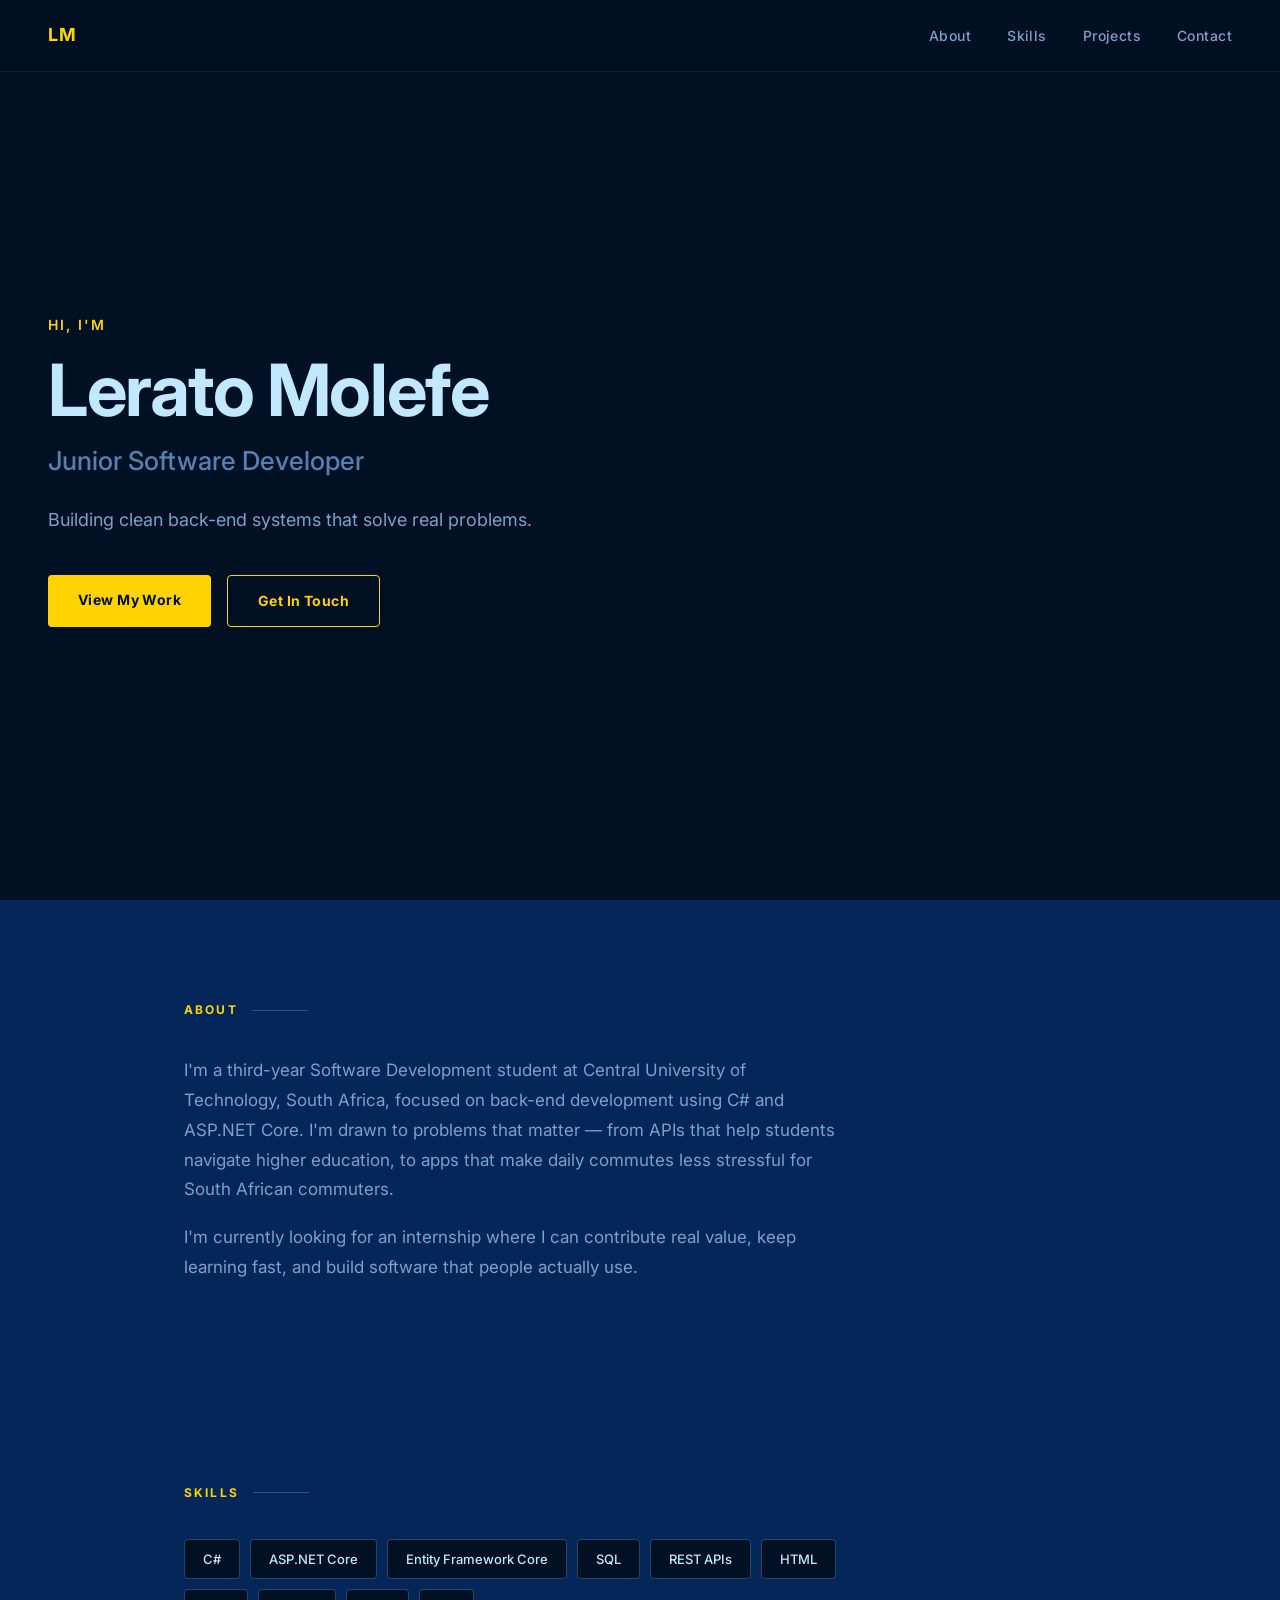
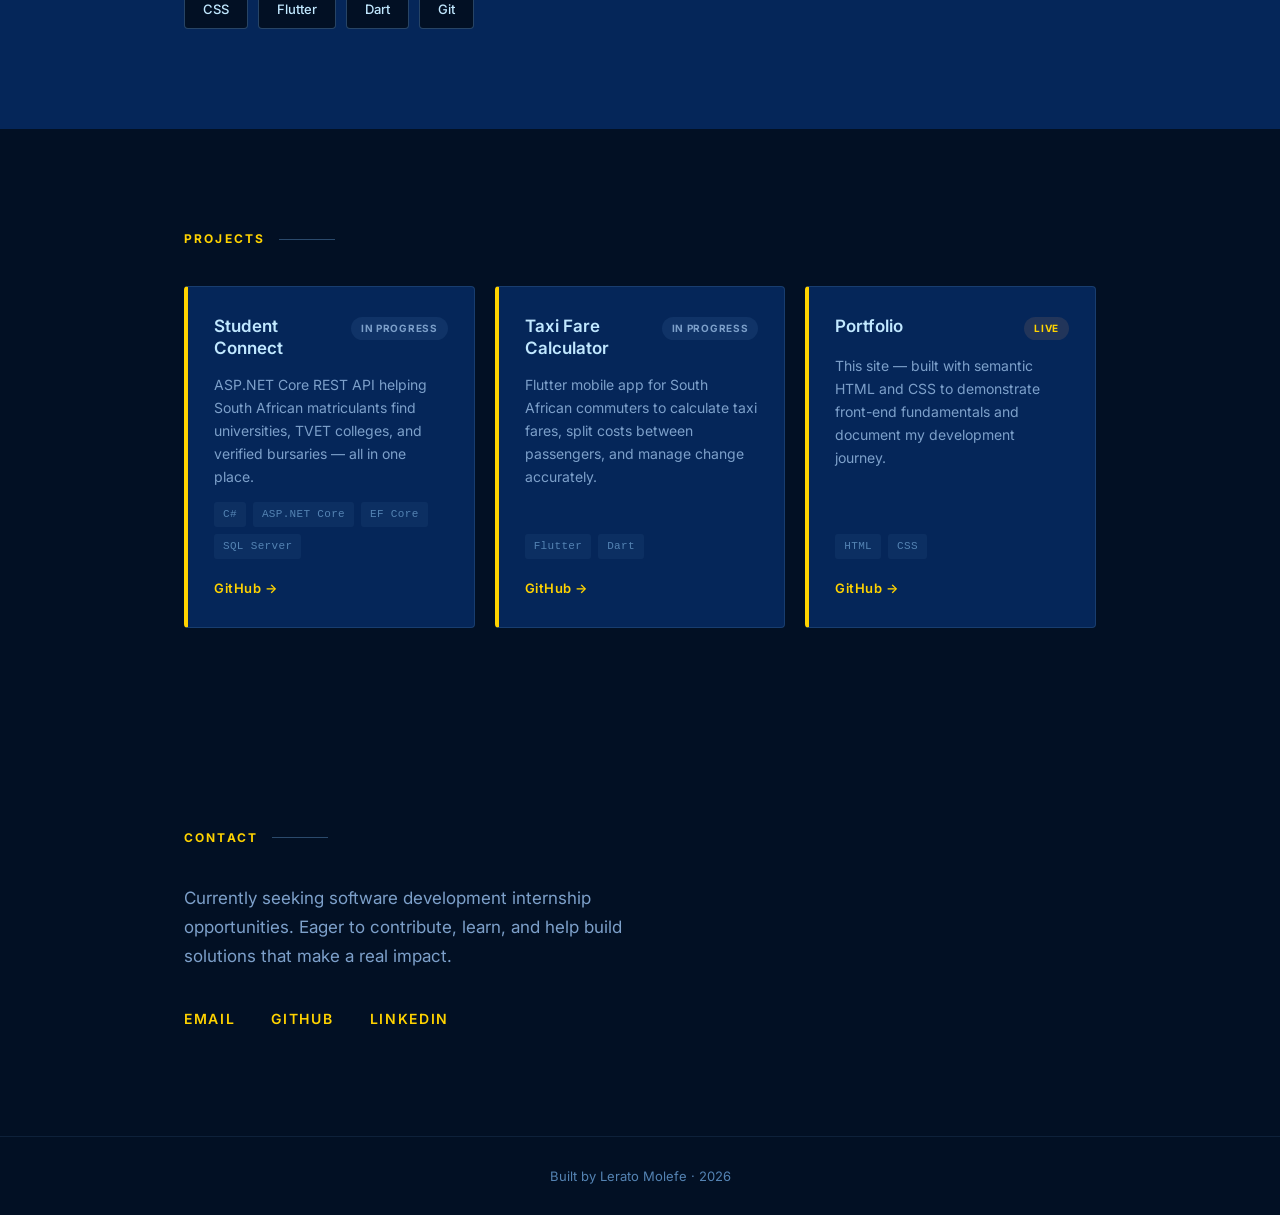
<file: Index.html>
<!DOCTYPE html>
<html lang="en">
<head>
  <meta charset="UTF-8">
  <meta name="viewport" content="width=device-width, initial-scale=1.0">
  <title>Lerato Molefe — Junior Software Developer</title>
  <meta name="description" content="Junior back-end developer based in South Africa. C# · ASP.NET Core · SQL · Flutter.">
  <link rel="preconnect" href="https://fonts.googleapis.com">
  <link rel="preconnect" href="https://fonts.gstatic.com" crossorigin>
  <link href="https://fonts.googleapis.com/css2?family=Inter:wght@400;500;600;700&display=swap" rel="stylesheet">
  <link rel="stylesheet" href="Index.css">
</head>
<body>

  <!-- ========== NAV ========== -->
  <nav>
    <div class="nav-logo">LM</div>
    <ul class="nav-links">
      <li><a href="#about">About</a></li>
      <li><a href="#skills">Skills</a></li>
      <li><a href="#projects">Projects</a></li>
      <li><a href="#contact">Contact</a></li>
    </ul>
  </nav>

  <!-- ========== HERO ========== -->
  <section id="hero">
    <div class="hero-content">
      <span class="hero-greeting">Hi, I'm</span>
      <h1>Lerato Molefe</h1>
      <h2>Junior Software Developer</h2>
      <p>Building clean back-end systems that solve real problems.</p>
      <div class="hero-cta">
        <a href="#projects" class="btn-primary">View My Work</a>
        <a href="#contact" class="btn-secondary">Get In Touch</a>
      </div>
    </div>
  </section>

  <!-- ========== ABOUT ========== -->
  <section id="about">
    <div class="container">
      <h3 class="section-label">About</h3>
      <div class="about-content">
        <p>
          I'm a third-year Software Development student at Central University of Technology, South Africa,
          focused on back-end development using C# and ASP.NET Core. I'm drawn to problems
          that matter — from APIs that help students navigate higher education, to apps that
          make daily commutes less stressful for South African commuters.
        </p>
        <p>
          I'm currently looking for an internship where I can contribute real value, keep
          learning fast, and build software that people actually use.
        </p>
      </div>
    </div>
  </section>

  <!-- ========== SKILLS ========== -->
  <section id="skills">
    <div class="container">
      <h3 class="section-label">Skills</h3>
      <div class="skills-grid">
        <div class="skill-badge">C#</div>
        <div class="skill-badge">ASP.NET Core</div>
        <div class="skill-badge">Entity Framework Core</div>
        <div class="skill-badge">SQL</div>
        <div class="skill-badge">REST APIs</div>
        <div class="skill-badge">HTML</div>
        <div class="skill-badge">CSS</div>
        <div class="skill-badge">Flutter</div>
        <div class="skill-badge">Dart</div>
        <div class="skill-badge">Git</div>
      </div>
    </div>
  </section>

  <!-- ========== PROJECTS ========== -->
  <section id="projects">
    <div class="container">
      <h3 class="section-label">Projects</h3>
      <div class="projects-grid">

        <div class="project-card">
          <div class="project-header">
            <h4>Student Connect</h4>
            <span class="project-status">In Progress</span>
          </div>
          <p>ASP.NET Core REST API helping South African matriculants find universities, TVET colleges, and verified bursaries — all in one place.</p>
          <div class="project-tags">
            <span>C#</span>
            <span>ASP.NET Core</span>
            <span>EF Core</span>
            <span>SQL Server</span>
          </div>
          <div class="project-links">
            <a href="https://github.com/Leratogladys/student-connect-api" target="_blank" rel="noopener">GitHub →</a>
          </div>
        </div>

        <div class="project-card">
          <div class="project-header">
            <h4>Taxi Fare Calculator</h4>
            <span class="project-status">In Progress</span>
          </div>
          <p>Flutter mobile app for South African commuters to calculate taxi fares, split costs between passengers, and manage change accurately.</p>
          <div class="project-tags">
            <span>Flutter</span>
            <span>Dart</span>
          </div>
          <div class="project-links">
            <a href="https://github.com/Leratogladys/taxi-fare-calculator" target="_blank" rel="noopener">GitHub →</a>
          </div>
        </div>

        <div class="project-card">
          <div class="project-header">
            <h4>Portfolio</h4>
            <span class="project-status live">Live</span>
          </div>
          <p>This site — built with semantic HTML and CSS to demonstrate front-end fundamentals and document my development journey.</p>
          <div class="project-tags">
            <span>HTML</span>
            <span>CSS</span>
          </div>
          <div class="project-links">
            <a href="https://github.com/Leratogladys/Portfolio" target="_blank" rel="noopener">GitHub →</a>
          </div>
        </div>

      </div>
    </div>
  </section>

  <!-- ========== CONTACT ========== -->
  <section id="contact">
    <div class="container">
      <h3 class="section-label">Contact</h3>
      <p>Currently seeking software development internship opportunities. Eager to contribute, learn, and help build solutions that make a real impact.</p>
      <div class="contact-links">
        <a href="mailto:molefelerato21@gmail.com">Email</a>
        <a href="https://github.com/Leratogladys" target="_blank" rel="noopener">GitHub</a>
        <a href="https://www.linkedin.com/in/lerato-molefe-7403891b7" target="_blank" rel="noopener">LinkedIn</a>
      </div>
    </div>
  </section>

  <!-- ========== FOOTER ========== -->
  <footer>
    <p>Built by Lerato Molefe &middot; 2026</p>
  </footer>

</body>
</html>
</file>
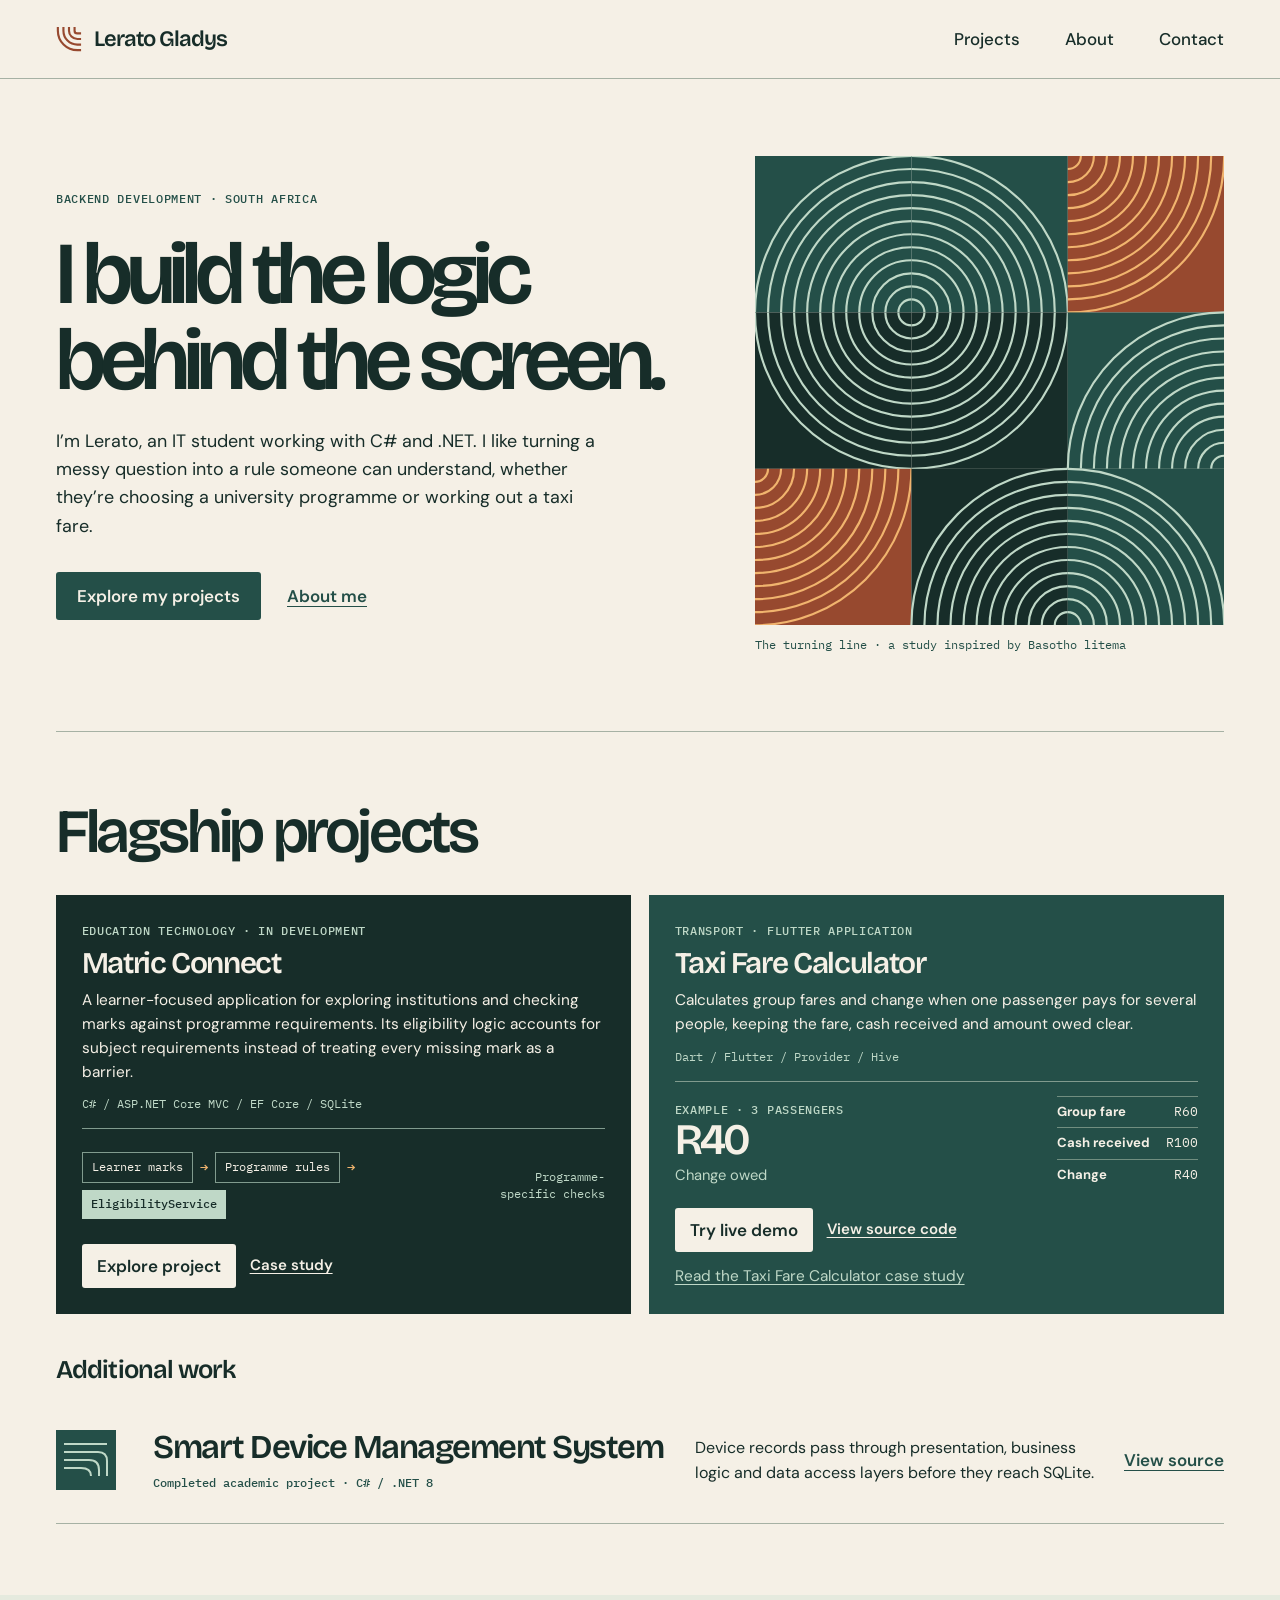
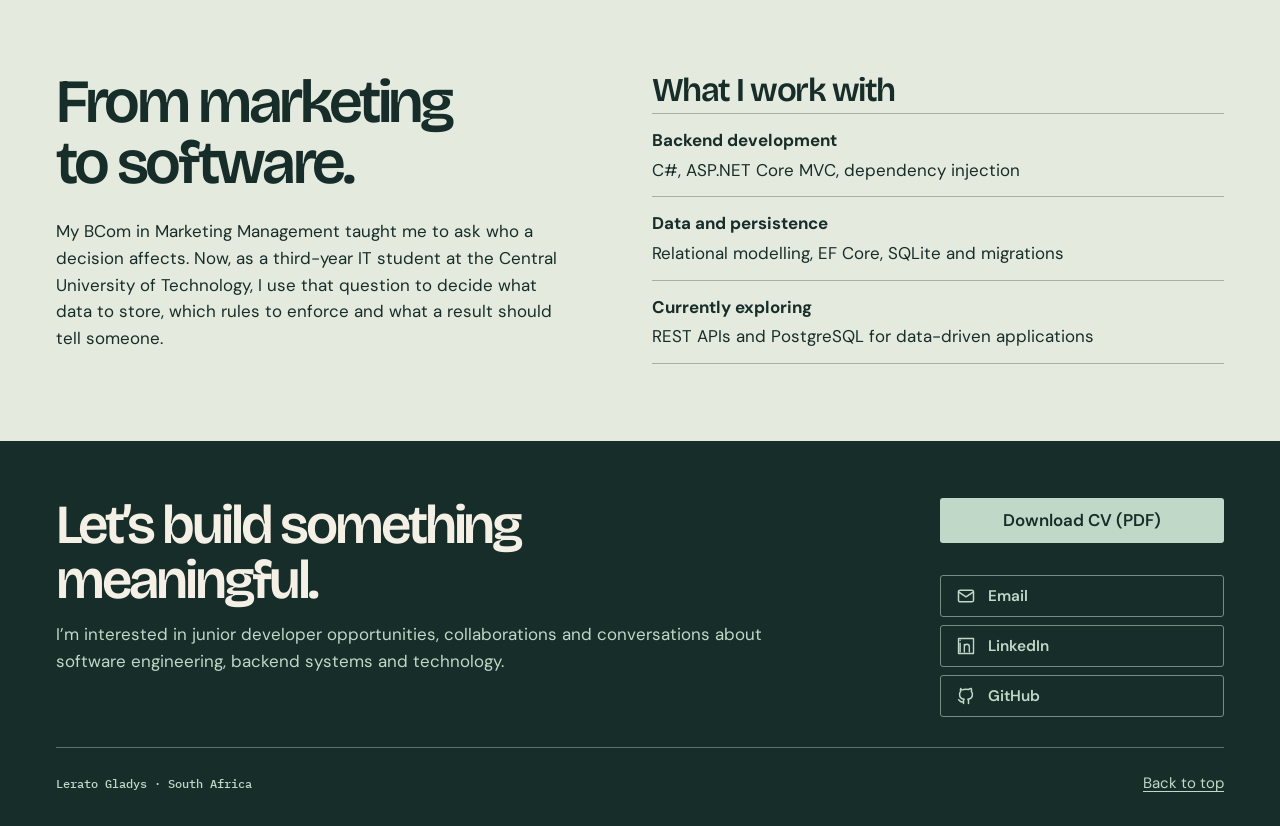
<file: index.html>
<!doctype html>
<html lang="en-ZA"><head><meta charset="utf-8"><meta name="viewport" content="width=device-width,initial-scale=1"><meta name="theme-color" content="#f5f0e6"><meta name="description" content="Lerato Gladys is a South African IT student focused on C#, .NET and database-driven applications. Explore the decisions behind her software projects."><title>Lerato Gladys | Backend development</title>
<link rel="preconnect" href="https://fonts.googleapis.com"><link rel="preconnect" href="https://fonts.gstatic.com" crossorigin>
<link href="https://fonts.googleapis.com/css2?family=Bricolage+Grotesque:opsz,wght@12..96,500;12..96,600;12..96,700&family=DM+Sans:wght@400;500;600;700&family=IBM+Plex+Mono:wght@400;500&display=swap" rel="stylesheet">
<style>
:root{--ink:#172d29;--paper:#f5f0e6;--pine:#244f48;--clay:#97492f;--mist:#bfd8c7;--amber:#f1b46e;--rule:#a6b1a4;--display:"Bricolage Grotesque","Segoe UI",Arial,sans-serif;--body:"DM Sans","Segoe UI",Arial,sans-serif;--mono:"IBM Plex Mono",Consolas,monospace;color-scheme:light}
*{box-sizing:border-box}html{scroll-behavior:smooth;scroll-padding-top:28px}body{margin:0;background:var(--paper);color:var(--ink);font:400 1.06rem/1.57 var(--body)}a{color:var(--pine);text-underline-offset:.22em;text-decoration-thickness:1px}a:hover{text-decoration-thickness:2px}a:focus-visible,summary:focus-visible,button:focus-visible{outline:3px solid var(--clay);outline-offset:4px}a,summary,button{-webkit-tap-highlight-color:transparent}.wrap{width:min(calc(100% - 112px),1320px);margin-inline:auto}h1,h2,h3,p,figure,dl,dd{margin:0}h1,h2,h3,.word,.project-name,.demohead,.result-title{font-family:var(--display);font-weight:600}h1,h2,h3{text-wrap:balance}h2{font-size:clamp(2.55rem,4.8vw,4.8rem);line-height:1;letter-spacing:-.055em}h3,.project-name{font-size:clamp(1.65rem,2.6vw,2.7rem);line-height:1.1;letter-spacing:-.045em}.label{font:500 .78rem/1.5 var(--mono);letter-spacing:.055em;text-transform:uppercase}.skip{position:absolute;top:-100px;left:16px;z-index:10;background:var(--ink);color:var(--paper);padding:10px}.skip:focus{top:8px}.top{border-bottom:1px solid var(--rule)}.nav{display:flex;min-height:78px;align-items:center;justify-content:space-between;gap:20px}.word{display:inline-flex;align-items:center;gap:12px;color:var(--ink);text-decoration:none;letter-spacing:-.05em;font-size:1.38rem;white-space:nowrap}.glyph{width:26px;height:26px;color:var(--clay)}nav{display:flex;align-items:center;gap:clamp(16px,3.5vw,52px)}nav a{display:inline-flex;align-items:center;min-height:44px;text-decoration:none;color:var(--ink);font-weight:500}nav a:hover{text-decoration:underline}.hero{padding-block:clamp(52px,6vw,90px);display:grid;grid-template-columns:minmax(0,1.14fr) minmax(0,.86fr);align-items:center;gap:clamp(36px,6vw,92px)}.hero .label{color:var(--pine)}h1{font-size:clamp(3.45rem,6.9vw,7.2rem);line-height:.97;letter-spacing:-.068em;margin:24px 0}.hero-copy{font-size:clamp(1.04rem,1.4vw,1.25rem);max-width:46ch}.actions{display:flex;align-items:center;gap:26px;flex-wrap:wrap;margin-top:32px}.btn,.lnk{min-height:46px;display:inline-flex;align-items:center;justify-content:center;font-weight:600}.btn{background:var(--pine);color:var(--paper);text-decoration:none;padding:11px 21px;border-radius:3px}.btn:hover{background:var(--ink)}.art{justify-self:end;width:min(100%,493px)}.art svg{display:block;width:100%;height:auto}.art figcaption{margin-top:10px;font:400 .78rem/1.5 var(--mono);color:var(--pine)}.work{padding-block:clamp(42px,5.5vw,80px);border-top:1px solid var(--rule)}.section-heading{margin-bottom:32px}.feature{background:var(--ink);color:var(--paper);padding:clamp(25px,4.4vw,66px);display:grid;grid-template-columns:minmax(0,.9fr) minmax(0,1.1fr);gap:clamp(36px,5vw,82px);align-items:center}.on-dark a{color:var(--mist)}.on-dark :focus-visible{outline-color:var(--amber)}.feature .label{color:var(--mist)}.feature h3{font-size:clamp(2.35rem,4.8vw,4.5rem);margin:18px 0}.feature p{max-width:43ch}.stack{font:400 .82rem/1.65 var(--mono);margin:18px 0;color:var(--mist)}.feature .lnk{margin-top:4px}.diagram{border-left:1px solid #56726a;padding-left:clamp(22px,3.2vw,50px)}.demohead{font-size:1.4rem;letter-spacing:-.035em;margin-bottom:4px}.sample{font-size:.92rem;color:var(--mist)}.nodes{display:grid;grid-template-columns:1fr 1fr;gap:12px;margin-top:22px}.node{border:1px solid #799d90;padding:9px 12px;display:flex;align-items:center;justify-content:center;font:400 .84rem/1.4 var(--mono);text-align:center;min-height:48px}.join{display:block;width:100%;height:32px;color:var(--mist)}.service{display:table;margin:0 auto;background:var(--mist);color:var(--ink);font:500 .93rem/1.4 var(--mono);padding:10px 14px}.stem{height:18px;width:1px;background:var(--mist);margin:auto}.control{margin:0;border:0;padding:0}.control legend{width:100%;margin:0 0 7px;font-size:.9rem;color:var(--paper);text-align:center}.picks{display:flex;justify-content:center;gap:4px}.pick{position:relative}.pick input{position:absolute;opacity:0;width:1px;height:1px}.pick span{display:flex;align-items:center;justify-content:center;min-height:44px;padding:8px 14px;border:1px solid #77948a;color:var(--mist);cursor:pointer;font-weight:500;font-size:.92rem}.pick input:checked+span{background:var(--paper);border-color:var(--paper);color:var(--ink)}.pick input:checked+span:before{content:"✓";margin-right:6px}.pick input:focus-visible+span{outline:3px solid var(--amber);outline-offset:2px}.outcome{margin-top:16px;border-top:1px solid #56726a;padding-top:13px;min-height:83px}.result-title{font-size:1.12rem;color:var(--amber);display:block}.outcome span:last-child{font-size:.93rem;color:var(--paper)}.more{margin-top:12px}.project{display:grid;grid-template-columns:72px minmax(0,1.28fr) minmax(0,1fr) auto;align-items:center;column-gap:25px;padding:32px 0;border-bottom:1px solid var(--rule)}.project .label{color:var(--pine);margin-top:7px;display:block;text-transform:none;letter-spacing:0}.mini{width:60px;height:60px;display:block}.project .summary{max-width:37ch;font-size:1rem}.project .lnk{white-space:nowrap}.about{background:#e5eade;padding:clamp(46px,6vw,88px) 0}.about-grid{display:grid;grid-template-columns:1fr 1.14fr;gap:8%}.about h2{max-width:11ch}.about .story{margin-top:24px;max-width:46ch}.skills{margin-top:5px}.skills>div{padding:13px 0;border-bottom:1px solid var(--rule)}.skills>div:first-child{border-top:1px solid var(--rule)}dt{font-weight:700}dd{margin-top:3px}.about .lnk{margin-top:10px}.footer{background:var(--ink);color:var(--paper);padding:clamp(42px,5vw,76px) 0 22px}.foot-grid{display:flex;align-items:end;justify-content:space-between;gap:36px}.footer h2{max-width:16ch}.footer p{max-width:56ch;margin-top:16px;color:var(--mist)} .contact-actions{display:flex;flex-direction:column;align-items:stretch;gap:10px;flex-shrink:0;width:min(100%,284px)}
.contact-actions .btn{background:var(--mist);color:var(--ink);width:100%;min-height:48px;display:flex;align-items:center;justify-content:center;box-sizing:border-box;text-align:center}
.contact-actions .btn:hover{background:var(--paper)}
.contact-links{display:flex;flex-direction:column;align-items:stretch;gap:8px;margin:0;width:100%}
.contact-links a{box-sizing:border-box;color:var(--mist);width:100%;min-height:48px;padding:10px 15px;border:1px solid #718e80;border-radius:3px;display:flex;align-items:center;justify-content:flex-start;gap:12px;text-decoration:none;font-size:.96rem;line-height:1.2;transition:background .18s ease,color .18s ease,border-color .18s ease}
.contact-links a:hover{color:var(--paper);background:#24443b;border-color:var(--mist)}
.contact-links svg{width:20px;height:20px;flex:0 0 20px;fill:none;stroke:currentColor;stroke-width:1.8;stroke-linecap:round;stroke-linejoin:round}
.contact-links a:nth-child(2) svg{stroke-width:1.65}
.contact-links a span{display:block}
.footer .btn:hover{background:var(--paper)}.base{margin-top:48px;border-top:1px solid #56726a;padding-top:14px;display:flex;justify-content:space-between;align-items:center;gap:12px}.base .label{text-transform:none;letter-spacing:0;color:var(--mist)}.base a{font-size:.94rem;min-height:44px;display:inline-flex;align-items:center}.hscroll{scroll-margin-top:24px}noscript p{margin-top:10px;font-size:.86rem}.ref{font-size:inherit}.palette-note{color:var(--ink)}
@media(max-width:960px){.wrap{width:calc(100% - 64px)}.hero{gap:32px}.feature{gap:28px}.diagram{padding-left:22px}.project{grid-template-columns:60px minmax(0,1.1fr) minmax(0,1fr);gap:14px 20px}.project .lnk{grid-column:2;justify-self:start}.footer .foot-grid{display:block}.contact-actions{align-items:flex-start;margin-top:22px}.contact-links{justify-content:flex-start}}
@media(max-width:730px){.wrap{width:calc(100% - 40px)}.nav{min-height:65px;gap:12px}.word{font-size:1.13rem;gap:7px}.glyph{width:20px;height:20px}nav{gap:14px}nav a{font-size:.94rem}.hero{grid-template-columns:1fr;padding:39px 0 32px;gap:28px}h1{font-size:clamp(3rem,9.2vw,4.8rem);margin:15px 0 18px;max-width:15ch}.hero-copy{font-size:1.05rem}.actions{gap:20px;margin-top:21px}.art{width:100%;max-width:none}.art svg{height:clamp(88px,24vw,140px);width:100%;object-fit:cover}.art figcaption{font-size:.72rem;margin-top:6px}.work{padding:33px 0 42px}.section-heading{margin-bottom:20px}h2{font-size:2.55rem}.feature{grid-template-columns:1fr;padding:24px 20px;gap:23px}.feature h3{margin:12px 0;font-size:2.55rem}.stack{margin:12px 0 0}.diagram{padding:18px 0 0;border-left:0;border-top:1px solid #56726a}.nodes{margin-top:14px}.outcome{min-height:80px}.project{grid-template-columns:44px 1fr;gap:10px 14px;align-items:start;padding:23px 0 15px}.mini{width:42px;height:42px}.project .summary,.project .lnk{grid-column:2}.project .lnk{margin-top:-4px}.project-name{font-size:1.62rem}.project .label{margin-top:5px}.about-grid{grid-template-columns:1fr;gap:26px}.about h2{max-width:none}.about .story{margin-top:15px}.skills{margin-top:0}.footer .foot-grid{display:block}.contact-actions{align-items:flex-start;margin-top:21px}.contact-links{justify-content:flex-start}.base{margin-top:30px}.footer p{font-size:1rem}}
@media(max-width:370px){.wrap{width:calc(100% - 32px)}nav{gap:10px}.glyph{display:none}.node{font-size:.78rem;padding:7px 5px}.feature{padding:22px 14px}.hero .label{font-size:.71rem}}
@media(prefers-reduced-motion:reduce){html{scroll-behavior:auto}}
.flagships{display:grid;grid-template-columns:repeat(2,minmax(0,1fr));gap:20px;align-items:stretch}.flag{display:flex;flex-direction:column;min-width:0;padding:clamp(22px,3.4vw,48px);background:var(--ink);color:var(--paper)}.flag-taxi{background:var(--pine)}.flag .label,.flag .stack{color:var(--mist)}.flag h3{font-size:clamp(2rem,3.4vw,3.9rem);margin:14px 0 16px}.flag h3 a{color:inherit;text-decoration:none}.flag h3 a:hover{text-decoration:underline}.flag .stack{margin-top:12px}.flag p{max-width:47ch}.flag .spec{border-top:1px solid #819b8e;border-left:0;padding:21px 0 0;margin:14px 0 22px;flex:1}.flag .actions{margin-top:auto;gap:18px}.flag .btn,.case-intro .btn{background:var(--paper);color:var(--ink)}.flag .btn:hover,.case-intro .btn:hover{background:var(--mist)}.flag .lnk,.case-intro .lnk{color:var(--paper)}.flag .sum{font-family:var(--display);font-size:clamp(3.4rem,5.6vw,5.4rem);letter-spacing:-.06em;font-weight:600;line-height:1.05;margin:16px 0;color:var(--paper)}.receipt{margin:0}.receipt div{display:flex;justify-content:space-between;gap:16px;padding:9px 0;border-top:1px solid #718e80}.receipt dt,.receipt dd{margin:0;font-size:1rem}.receipt dd{font-family:var(--mono)}.support-title{font:600 1.6rem var(--display);letter-spacing:-.035em;margin:40px 0 0}.case-intro{background:var(--pine);color:var(--paper);padding:clamp(40px,5vw,76px) 0}.case-intro .label{color:var(--mist)}.case-intro h1,.demo h1{font-size:clamp(3rem,6.6vw,6.6rem);max-width:18ch}.case-intro p{max-width:63ch;font-size:1.16rem}.case-intro .stack{margin-bottom:0}.case-intro :focus-visible{outline-color:var(--amber)}.case-back{padding-block:9px}.case-back a{min-height:44px;display:inline-flex;align-items:center}.band{padding-block:clamp(32px,5vw,70px);border-bottom:1px solid var(--rule)}.case-grid{display:grid;grid-template-columns:minmax(210px,.75fr) minmax(0,1.55fr);gap:clamp(24px,7vw,108px)}.case-grid h2,.demo h2{font-size:clamp(2rem,3.6vw,3.55rem)}.copy{max-width:69ch}.copy p+p{margin-top:14px}.copy h3{font-size:1.43rem;margin:24px 0 6px}.arch{display:grid;grid-template-columns:repeat(3,minmax(0,1fr));gap:16px;margin-top:24px}.layer{border-top:3px solid var(--pine);padding-top:10px}.layer strong{display:block;font-family:var(--mono);font-size:.92rem}.layer p{font-size:.95rem;margin-top:6px}.flow{margin-top:24px;padding:18px 21px;background:var(--ink);color:var(--paper);border-radius:2px}.flow b{color:var(--amber)}.calc-wrap{display:grid;grid-template-columns:minmax(0,1fr) minmax(0,1fr);gap:28px;padding-block:22px 56px}.demohead-big{padding-top:22px}.demohead-big p{max-width:62ch}.worksheet,.reading{padding:clamp(20px,3.5vw,44px)}.worksheet{border:1px solid var(--rule)}.reading{background:var(--ink);color:var(--paper);align-self:start}.reading .sum{font:600 clamp(3.4rem,6vw,6rem)/1 var(--display);margin:12px 0 22px;letter-spacing:-.06em;overflow-wrap:anywhere}.reading .label{color:var(--mist)}.reading .receipt dd{overflow-wrap:anywhere}.worksheet h2,.reading h2{font-size:1.7rem}.fields{display:grid;grid-template-columns:1fr 1fr;gap:18px 16px;margin-top:20px}.fields label{font-size:.98rem;font-weight:600}.fields input{display:block;width:100%;margin-top:7px;background:var(--paper);color:var(--ink);font:500 1.15rem var(--mono);padding:10px;border:1px solid var(--pine);border-radius:3px}.fields input:focus-visible{outline:3px solid var(--clay);outline-offset:2px}.status{min-height:3em;margin-top:18px;color:var(--amber)}.gallery{display:grid;grid-template-columns:repeat(auto-fit,minmax(min(230px,100%),1fr));gap:24px}.gallery img{display:block;width:auto;max-width:100%;max-height:610px;margin:12px auto;object-fit:contain}.gallery figure{margin:0;min-width:0}.gallery figcaption{font-size:.94rem;color:var(--pine)}.home-case-link{display:inline-block;margin-top:12px;color:var(--mist);font-size:.96rem}.demo-foot{margin-bottom:36px}@media(max-width:850px){.flagships{grid-template-columns:1fr}.case-grid{grid-template-columns:1fr;gap:20px}.arch{gap:12px}.calc-wrap{gap:16px}.flag .spec{margin-block:12px 18px}}@media(max-width:620px){.arch,.calc-wrap{grid-template-columns:1fr}.fields{gap:14px 10px}.flag .actions{gap:12px}.flag h3{font-size:2.5rem}.case-intro .actions{gap:16px}.worksheet,.reading{padding:21px}.fields label{font-size:.9rem}.case-grid .copy{width:100%}}

/* Refined flagship cards: compact editorial layout */
.flagships{grid-template-columns:repeat(2,minmax(0,1fr));gap:18px;align-items:stretch}
.flag{padding:clamp(18px,2vw,28px);min-height:0}
.flag h3{font-size:clamp(1.8rem,2.35vw,2.65rem);margin:8px 0 10px;line-height:1.05}
.flag p{font-size:.96rem;line-height:1.55;max-width:48ch}
.flag .stack{font-size:.76rem;margin:10px 0 0}
.flag .spec{border-top:1px solid #819b8e;border-left:0;padding:14px 0 0;margin:14px 0 17px;flex:1}
.flag .actions{margin-top:auto;gap:14px;align-items:center}
.flag .btn,.flag .lnk{min-height:42px}
.flag .btn{padding:9px 15px}
.flag .lnk{font-size:.94rem}
.project-preview{display:grid;grid-template-columns:1fr auto;gap:12px;align-items:center;min-height:82px}
.preview-flow{display:flex;align-items:center;gap:7px;flex-wrap:wrap}
.preview-node{border:1px solid #819b8e;padding:7px 9px;font:400 .72rem/1.3 var(--mono);color:var(--paper)}
.preview-arrow{color:var(--amber);font:500 .85rem var(--mono)}
.preview-service{display:inline-block;background:var(--mist);color:var(--ink);padding:7px 9px;font:500 .72rem/1.3 var(--mono)}
.preview-note{font:400 .74rem/1.45 var(--mono);color:var(--mist);max-width:16ch;text-align:right}
.taxi-preview{display:grid;grid-template-columns:1fr auto;gap:16px;align-items:center}
.taxi-preview .sum{font-size:clamp(2.4rem,3.4vw,3.6rem);margin:0}
.taxi-preview .receipt{min-width:0}
.taxi-preview .receipt div{padding:5px 0}
.taxi-preview .receipt dt,.taxi-preview .receipt dd{font-size:.82rem}
.flag .home-case-link{margin-top:12px}
.footer{padding:clamp(38px,4.5vw,62px) 0 20px}
.footer h2{max-width:18ch;font-size:clamp(2.4rem,4.3vw,4.2rem)}
.footer p{max-width:62ch;margin-top:13px}
.contact-links{display:flex;flex-wrap:wrap;gap:8px 20px;margin-top:22px}
.contact-links a{color:var(--mist);font-weight:600;min-height:42px;display:inline-flex;align-items:center}
.contact-links a:hover{color:var(--paper)}
.contact-links .email-link{color:var(--paper);text-decoration-thickness:2px}
.footer .foot-grid{align-items:flex-start;gap:28px}
.footer .actions{margin-top:0;display:flex;flex-wrap:wrap;gap:10px}
.footer .btn{min-height:42px;padding:9px 15px}
.footer .actions .lnk{color:var(--mist);min-height:42px}
.base{margin-top:30px}
@media(max-width:850px){.flagships{grid-template-columns:1fr}.flag{padding:22px}.flag .spec{margin-block:12px 16px}}
@media(max-width:730px){
 .flagships{grid-template-columns:1fr;gap:14px}
 .flag{padding:20px}
 .flag h3{font-size:2.15rem}
 .flag .spec{padding-top:12px}
 .project-preview{min-height:72px}
 .footer .foot-grid{display:block}
 .footer .actions{margin-top:20px}
 .contact-links{gap:18px}
}
@media(max-width:420px){
 .preview-flow{gap:5px}
 .preview-node,.preview-service{font-size:.66rem;padding:6px}
 .preview-note{font-size:.68rem}
 .taxi-preview{gap:10px}
 .taxi-preview .receipt dt,.taxi-preview .receipt dd{font-size:.73rem}
}

</style></head><body>
<a class="skip" href="#main">Skip to content</a>
<header class="top" id="top"><div class="wrap nav"><a class="word" href="#top" aria-label="Lerato Gladys, top of homepage"><svg class="glyph" viewBox="0 0 28 28" fill="none" aria-hidden="true"><path d="M2 1v4a21 21 0 0 0 21 21h4M8 1v4a15 15 0 0 0 15 15h4M14 1v4a9 9 0 0 0 9 9h4M20 1v4a3 3 0 0 0 3 3h4" stroke="currentColor" stroke-width="2.3"/></svg>Lerato Gladys</a><nav aria-label="Main navigation"><a href="#projects">Projects</a><a href="#about">About</a><a href="#contact">Contact</a></nav></div></header>
<main id="main"><section class="wrap hero" aria-labelledby="intro"><div><p class="label">Backend development · South Africa</p><h1 id="intro">I build the logic behind the screen.</h1><p class="hero-copy">I’m Lerato, an IT student working with C# and .NET. I like turning a messy question into a rule someone can understand, whether they’re choosing a university programme or working out a taxi fare.</p><div class="actions"><a class="btn" href="#projects">Explore my projects</a><a class="lnk" href="#about">About me</a></div></div>
<figure class="art"><svg viewBox="0 0 360 360" preserveAspectRatio="xMidYMid slice" role="img" aria-label="Nine fields of parallel curves turn and meet in pine, clay and ink."><g transform="translate(0 0)"><rect width="120" height="120" fill="var(--pine)"/><g transform="translate(120 120) rotate(180)"><path d="M10 0 A10 10 0 0 1 0 10 M20 0 A20 20 0 0 1 0 20 M30 0 A30 30 0 0 1 0 30 M40 0 A40 40 0 0 1 0 40 M50 0 A50 50 0 0 1 0 50 M60 0 A60 60 0 0 1 0 60 M70 0 A70 70 0 0 1 0 70 M80 0 A80 80 0 0 1 0 80 M90 0 A90 90 0 0 1 0 90 M100 0 A100 100 0 0 1 0 100 M110 0 A110 110 0 0 1 0 110 M120 0 A120 120 0 0 1 0 120" fill="none" stroke="var(--mist)" stroke-width="1.65"/></g></g><g transform="translate(120 0)"><rect width="120" height="120" fill="var(--pine)"/><g transform="translate(0 120) rotate(270)"><path d="M10 0 A10 10 0 0 1 0 10 M20 0 A20 20 0 0 1 0 20 M30 0 A30 30 0 0 1 0 30 M40 0 A40 40 0 0 1 0 40 M50 0 A50 50 0 0 1 0 50 M60 0 A60 60 0 0 1 0 60 M70 0 A70 70 0 0 1 0 70 M80 0 A80 80 0 0 1 0 80 M90 0 A90 90 0 0 1 0 90 M100 0 A100 100 0 0 1 0 100 M110 0 A110 110 0 0 1 0 110 M120 0 A120 120 0 0 1 0 120" fill="none" stroke="var(--mist)" stroke-width="1.65"/></g></g><g transform="translate(240 0)"><rect width="120" height="120" fill="var(--clay)"/><g transform="rotate(0)"><path d="M10 0 A10 10 0 0 1 0 10 M20 0 A20 20 0 0 1 0 20 M30 0 A30 30 0 0 1 0 30 M40 0 A40 40 0 0 1 0 40 M50 0 A50 50 0 0 1 0 50 M60 0 A60 60 0 0 1 0 60 M70 0 A70 70 0 0 1 0 70 M80 0 A80 80 0 0 1 0 80 M90 0 A90 90 0 0 1 0 90 M100 0 A100 100 0 0 1 0 100 M110 0 A110 110 0 0 1 0 110 M120 0 A120 120 0 0 1 0 120" fill="none" stroke="var(--amber)" stroke-width="1.65"/></g></g><g transform="translate(0 120)"><rect width="120" height="120" fill="var(--ink)"/><g transform="translate(120 0) rotate(90)"><path d="M10 0 A10 10 0 0 1 0 10 M20 0 A20 20 0 0 1 0 20 M30 0 A30 30 0 0 1 0 30 M40 0 A40 40 0 0 1 0 40 M50 0 A50 50 0 0 1 0 50 M60 0 A60 60 0 0 1 0 60 M70 0 A70 70 0 0 1 0 70 M80 0 A80 80 0 0 1 0 80 M90 0 A90 90 0 0 1 0 90 M100 0 A100 100 0 0 1 0 100 M110 0 A110 110 0 0 1 0 110 M120 0 A120 120 0 0 1 0 120" fill="none" stroke="var(--mist)" stroke-width="1.65"/></g></g><g transform="translate(120 120)"><rect width="120" height="120" fill="var(--ink)"/><g transform="rotate(0)"><path d="M10 0 A10 10 0 0 1 0 10 M20 0 A20 20 0 0 1 0 20 M30 0 A30 30 0 0 1 0 30 M40 0 A40 40 0 0 1 0 40 M50 0 A50 50 0 0 1 0 50 M60 0 A60 60 0 0 1 0 60 M70 0 A70 70 0 0 1 0 70 M80 0 A80 80 0 0 1 0 80 M90 0 A90 90 0 0 1 0 90 M100 0 A100 100 0 0 1 0 100 M110 0 A110 110 0 0 1 0 110 M120 0 A120 120 0 0 1 0 120" fill="none" stroke="var(--mist)" stroke-width="1.65"/></g></g><g transform="translate(240 120)"><rect width="120" height="120" fill="var(--pine)"/><g transform="translate(120 120) rotate(180)"><path d="M10 0 A10 10 0 0 1 0 10 M20 0 A20 20 0 0 1 0 20 M30 0 A30 30 0 0 1 0 30 M40 0 A40 40 0 0 1 0 40 M50 0 A50 50 0 0 1 0 50 M60 0 A60 60 0 0 1 0 60 M70 0 A70 70 0 0 1 0 70 M80 0 A80 80 0 0 1 0 80 M90 0 A90 90 0 0 1 0 90 M100 0 A100 100 0 0 1 0 100 M110 0 A110 110 0 0 1 0 110 M120 0 A120 120 0 0 1 0 120" fill="none" stroke="var(--mist)" stroke-width="1.65"/></g></g><g transform="translate(0 240)"><rect width="120" height="120" fill="var(--clay)"/><g transform="rotate(0)"><path d="M10 0 A10 10 0 0 1 0 10 M20 0 A20 20 0 0 1 0 20 M30 0 A30 30 0 0 1 0 30 M40 0 A40 40 0 0 1 0 40 M50 0 A50 50 0 0 1 0 50 M60 0 A60 60 0 0 1 0 60 M70 0 A70 70 0 0 1 0 70 M80 0 A80 80 0 0 1 0 80 M90 0 A90 90 0 0 1 0 90 M100 0 A100 100 0 0 1 0 100 M110 0 A110 110 0 0 1 0 110 M120 0 A120 120 0 0 1 0 120" fill="none" stroke="var(--amber)" stroke-width="1.65"/></g></g><g transform="translate(120 240)"><rect width="120" height="120" fill="var(--ink)"/><g transform="translate(120 120) rotate(180)"><path d="M10 0 A10 10 0 0 1 0 10 M20 0 A20 20 0 0 1 0 20 M30 0 A30 30 0 0 1 0 30 M40 0 A40 40 0 0 1 0 40 M50 0 A50 50 0 0 1 0 50 M60 0 A60 60 0 0 1 0 60 M70 0 A70 70 0 0 1 0 70 M80 0 A80 80 0 0 1 0 80 M90 0 A90 90 0 0 1 0 90 M100 0 A100 100 0 0 1 0 100 M110 0 A110 110 0 0 1 0 110 M120 0 A120 120 0 0 1 0 120" fill="none" stroke="var(--mist)" stroke-width="1.65"/></g></g><g transform="translate(240 240)"><rect width="120" height="120" fill="var(--pine)"/><g transform="translate(0 120) rotate(270)"><path d="M10 0 A10 10 0 0 1 0 10 M20 0 A20 20 0 0 1 0 20 M30 0 A30 30 0 0 1 0 30 M40 0 A40 40 0 0 1 0 40 M50 0 A50 50 0 0 1 0 50 M60 0 A60 60 0 0 1 0 60 M70 0 A70 70 0 0 1 0 70 M80 0 A80 80 0 0 1 0 80 M90 0 A90 90 0 0 1 0 90 M100 0 A100 100 0 0 1 0 100 M110 0 A110 110 0 0 1 0 110 M120 0 A120 120 0 0 1 0 120" fill="none" stroke="var(--mist)" stroke-width="1.65"/></g></g></svg><figcaption>The turning line · a study inspired by Basotho litema</figcaption></figure></section>
<section id="projects" class="wrap work" aria-labelledby="workhead"><h2 id="workhead" class="section-heading">Flagship projects</h2><div class="flagships">
<article class="flag on-dark">
  <div class="label">Education technology · In development</div>
  <h3><a href="Matric-Connect.html">Matric Connect</a></h3>
  <p>A learner-focused application for exploring institutions and checking marks against programme requirements. Its eligibility logic accounts for subject requirements instead of treating every missing mark as a barrier.</p>
  <div class="stack">C# / ASP.NET Core MVC / EF Core / SQLite</div>
  <div class="spec project-preview" aria-label="Illustration of the eligibility-check flow">
    <div class="preview-flow" aria-hidden="true">
      <span class="preview-node">Learner marks</span><span class="preview-arrow">→</span>
      <span class="preview-node">Programme rules</span><span class="preview-arrow">→</span>
      <span class="preview-service">EligibilityService</span>
    </div>
    <span class="preview-note">Programme-specific checks</span>
  </div>
  <div class="actions">
    <a class="btn" href="Matric-Connect.html">Explore project</a>
    <a class="lnk" href="Matric-Connect.html">Case study</a>
  </div>
</article>
<article class="flag flag-taxi on-dark">
  <div class="label">Transport · Flutter application</div>
  <h3><a href="Taxi-Fare-Calculator.html">Taxi Fare Calculator</a></h3>
  <p>Calculates group fares and change when one passenger pays for several people, keeping the fare, cash received and amount owed clear.</p>
  <div class="stack">Dart / Flutter / Provider / Hive</div>
  <div class="spec taxi-preview" aria-label="Static example of a taxi fare calculation">
    <div>
      <div class="label">Example · 3 passengers</div>
      <div class="sum">R40</div>
      <div class="sample">Change owed</div>
    </div>
    <dl class="receipt">
      <div><dt>Group fare</dt><dd>R60</dd></div>
      <div><dt>Cash received</dt><dd>R100</dd></div>
      <div><dt>Change</dt><dd>R40</dd></div>
    </dl>
  </div>
  <div class="actions">
    <a class="btn" href="https://leratogladys.github.io/taxi_fare_app/">Try live demo</a>
    <a class="lnk" href="https://github.com/Leratogladys/taxi_fare_app">View source code</a>
  </div>
  <a class="home-case-link" href="Taxi-Fare-Calculator.html">Read the Taxi Fare Calculator case study</a>
</article>
</div>
<h3 class="support-title">Additional work</h3><div class="more"><article class="project"><svg class="mini" viewBox="0 0 60 60" aria-hidden="true"><rect width="60" height="60" fill="var(--pine)"/><path d="M8 14h43M8 22h34q9 0 9 9v15M8 30h25q10 0 10 10v6M8 38h17q10 0 10 8" fill="none" stroke="var(--mist)" stroke-width="2"/></svg><div><h3 class="project-name">Smart Device Management System</h3><span class="label">Completed academic project · C# / .NET 8</span></div><p class="summary">Device records pass through presentation, business logic and data access layers before they reach SQLite.</p><a class="lnk" href="https://github.com/Leratogladys/PA1-SmartDeviceManager" aria-label="View Smart Device Management System source">View source</a></article>
</div></section>
<section class="about" id="about" aria-labelledby="abouthead"><div class="wrap about-grid"><div><h2 id="abouthead">From marketing to software.</h2><p class="story">My BCom in Marketing Management taught me to ask who a decision affects. Now, as a third-year IT student at the Central University of Technology, I use that question to decide what data to store, which rules to enforce and what a result should tell someone.</p></div>
<div><h3>What I work with</h3><dl class="skills"><div><dt>Backend development</dt><dd>C#, ASP.NET Core MVC, dependency injection</dd></div><div><dt>Data and persistence</dt><dd>Relational modelling, EF Core, SQLite and migrations</dd></div><div><dt>Currently exploring</dt><dd>REST APIs and PostgreSQL for data-driven applications</dd></div></dl></div></div></section></main>
<footer id="contact" class="footer on-dark"><div class="wrap">
  <div class="foot-grid">
    <div>
      <h2>Let’s build something meaningful.</h2>
      <p>I’m interested in junior developer opportunities, collaborations and conversations about software engineering, backend systems and technology.</p>
    </div>
    <div class="contact-actions">
      <a class="btn" href="Lerato_Gladys_CV.pdf" download>Download CV (PDF)</a>
      <nav class="contact-links" aria-label="Contact and professional profiles">
        <a href="mailto:molefelerato21@gmail.com" aria-label="Email: molefelerato21@gmail.com" title="Email: molefelerato21@gmail.com">
          <svg viewBox="0 0 24 24" aria-hidden="true"><rect x="3" y="5" width="18" height="14" rx="2"/><path d="m3 7 9 6 9-6"/></svg><span>Email</span>
        </a>
        <a href="https://www.linkedin.com/in/lerato-molefe-7403891b7/" target="_blank" rel="noopener noreferrer" aria-label="LinkedIn professional profile" title="LinkedIn">
          <svg viewBox="0 0 24 24" aria-hidden="true"><path d="M5 8.5V19M5 5v.1M10 19v-6.1a3 3 0 0 1 6 0V19M10 10v9M3 3h18v18H3z"/></svg><span>LinkedIn</span>
        </a>
        <a href="https://github.com/Leratogladys" target="_blank" rel="noopener noreferrer" aria-label="GitHub project repositories" title="GitHub">
          <svg viewBox="0 0 24 24" aria-hidden="true"><path d="M9 19c-4.2 1.3-4.2-2.1-5.9-2.5M15 21v-3.1a2.7 2.7 0 0 0-.8-2.1c2.7-.3 5.5-1.3 5.5-6A4.7 4.7 0 0 0 18.4 6.5 4.3 4.3 0 0 0 18.3 3S17.3 2.7 15 4.2a12.5 12.5 0 0 0-6 0C6.7 6 5.7 3 5.7 3a4.3 4.3 0 0 0-.1 3.5 4.7 4.7 0 0 0-1.3 3.3c0 4.7 2.8 5.7 5.5 6A2.7 2.7 0 0 0 9 18v3"/></svg><span>GitHub</span>
        </a>
      </nav>
    </div>
  </div>
  <div class="base"><span class="label">Lerato Gladys · South Africa</span><a href="#top">Back to top</a></div>
</div></footer>
<script>
const result=document.querySelector('#outcome');
function showResult(){const required=document.querySelector('input[name="science"]:checked').value==='required';result.querySelector('strong').textContent=required?'Physical Sciences mark needed':'Checked minimums met';result.querySelector('span').textContent=required?'The service flags the missing mark because this programme requires the subject.':'The service skips the science check for this programme.';}
document.querySelector('.control').addEventListener('change',showResult);
window.addEventListener('pageshow',showResult);
</script></body></html>
</file>
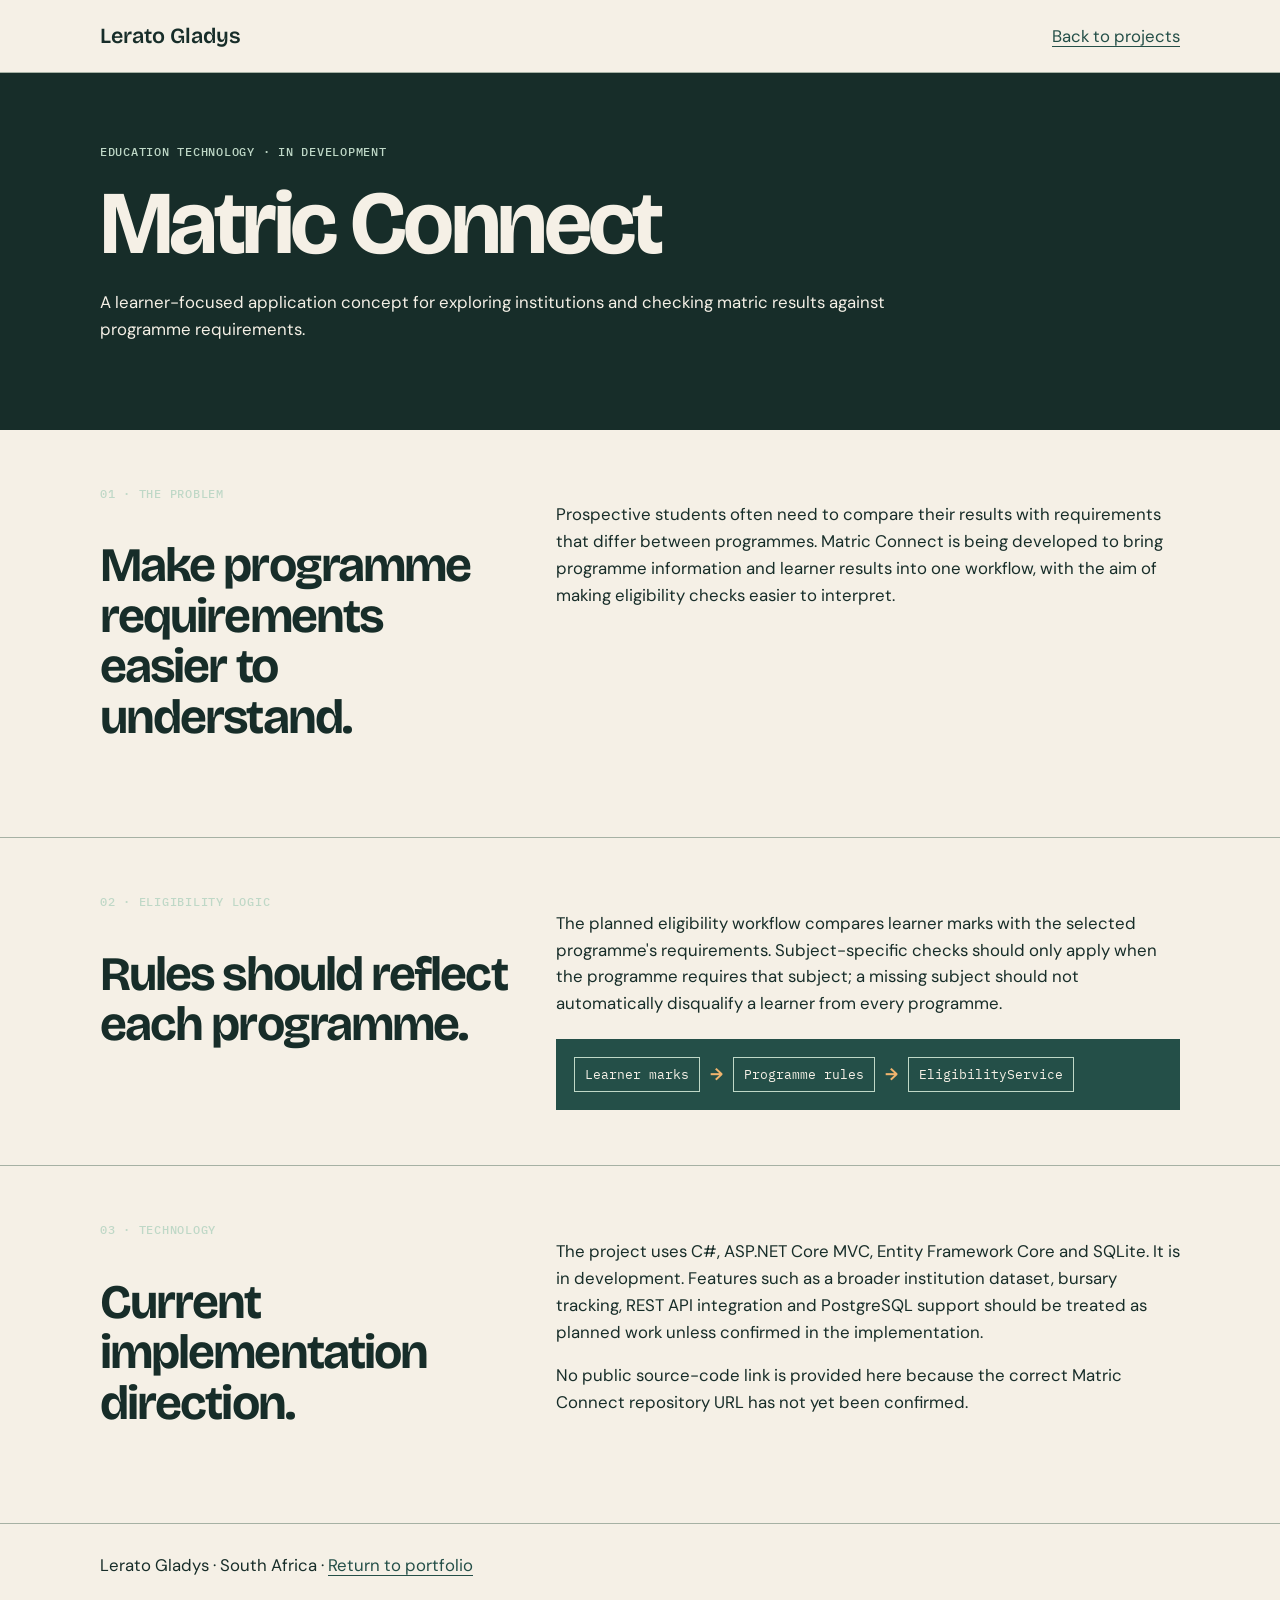
<file: Matric-Connect.html>
<!doctype html><html lang="en-ZA"><head><meta charset="utf-8"><meta name="viewport" content="width=device-width,initial-scale=1"><title>Matric Connect | Lerato Gladys</title><link rel="preconnect" href="https://fonts.googleapis.com"><link href="https://fonts.googleapis.com/css2?family=Bricolage+Grotesque:wght@500;600;700&family=DM+Sans:wght@400;500;600;700&family=IBM+Plex+Mono:wght@400;500&display=swap" rel="stylesheet"><style>:root{--ink:#172d29;--paper:#f5f0e6;--pine:#244f48;--mist:#bfd8c7;--amber:#f1b46e;--rule:#a6b1a4}*{box-sizing:border-box}body{margin:0;background:var(--paper);color:var(--ink);font:1.05rem/1.6 "DM Sans",sans-serif}.wrap{width:min(1080px,calc(100% - 40px));margin:auto}a{color:var(--pine);text-underline-offset:4px}.top{border-bottom:1px solid var(--rule)}.nav{min-height:72px;display:flex;justify-content:space-between;align-items:center}.brand{font:600 1.35rem "Bricolage Grotesque";text-decoration:none;color:var(--ink)}.hero{background:var(--ink);color:var(--paper);padding:70px 0}.label{font:500 .78rem "IBM Plex Mono";letter-spacing:.06em;text-transform:uppercase;color:var(--mist)}h1,h2{font-family:"Bricolage Grotesque";line-height:1.05;letter-spacing:-.04em}h1{font-size:clamp(3rem,7vw,6rem);margin:18px 0}h2{font-size:clamp(2rem,4vw,3rem)}.hero p,.copy{max-width:68ch}.section{padding:55px 0;border-bottom:1px solid var(--rule)}.grid{display:grid;grid-template-columns:1fr 1.5fr;gap:40px}.flow{display:flex;align-items:center;gap:10px;flex-wrap:wrap;background:var(--pine);color:var(--paper);padding:18px;margin-top:22px}.flow span{border:1px solid var(--mist);padding:8px 10px;font: .82rem "IBM Plex Mono"}.flow b{color:var(--amber)}footer{padding:28px 0}@media(max-width:700px){.grid{grid-template-columns:1fr;gap:12px}}</style></head><body><header class="top"><div class="wrap nav"><a class="brand" href="index.html">Lerato Gladys</a><a href="index.html#projects">Back to projects</a></div></header><section class="hero"><div class="wrap"><div class="label">Education technology · In development</div><h1>Matric Connect</h1><p>A learner-focused application concept for exploring institutions and checking matric results against programme requirements.</p></div></section><section class="section"><div class="wrap grid"><div><div class="label">01 · The problem</div><h2>Make programme requirements easier to understand.</h2></div><div class="copy"><p>Prospective students often need to compare their results with requirements that differ between programmes. Matric Connect is being developed to bring programme information and learner results into one workflow, with the aim of making eligibility checks easier to interpret.</p></div></div></section><section class="section"><div class="wrap grid"><div><div class="label">02 · Eligibility logic</div><h2>Rules should reflect each programme.</h2></div><div class="copy"><p>The planned eligibility workflow compares learner marks with the selected programme's requirements. Subject-specific checks should only apply when the programme requires that subject; a missing subject should not automatically disqualify a learner from every programme.</p><div class="flow"><span>Learner marks</span><b>→</b><span>Programme rules</span><b>→</b><span>EligibilityService</span></div></div></div></section><section class="section"><div class="wrap grid"><div><div class="label">03 · Technology</div><h2>Current implementation direction.</h2></div><div class="copy"><p>The project uses C#, ASP.NET Core MVC, Entity Framework Core and SQLite. It is in development. Features such as a broader institution dataset, bursary tracking, REST API integration and PostgreSQL support should be treated as planned work unless confirmed in the implementation.</p><p>No public source-code link is provided here because the correct Matric Connect repository URL has not yet been confirmed.</p></div></div></section><footer><div class="wrap">Lerato Gladys · South Africa · <a href="index.html#projects">Return to portfolio</a></div></footer></body></html>
</file>
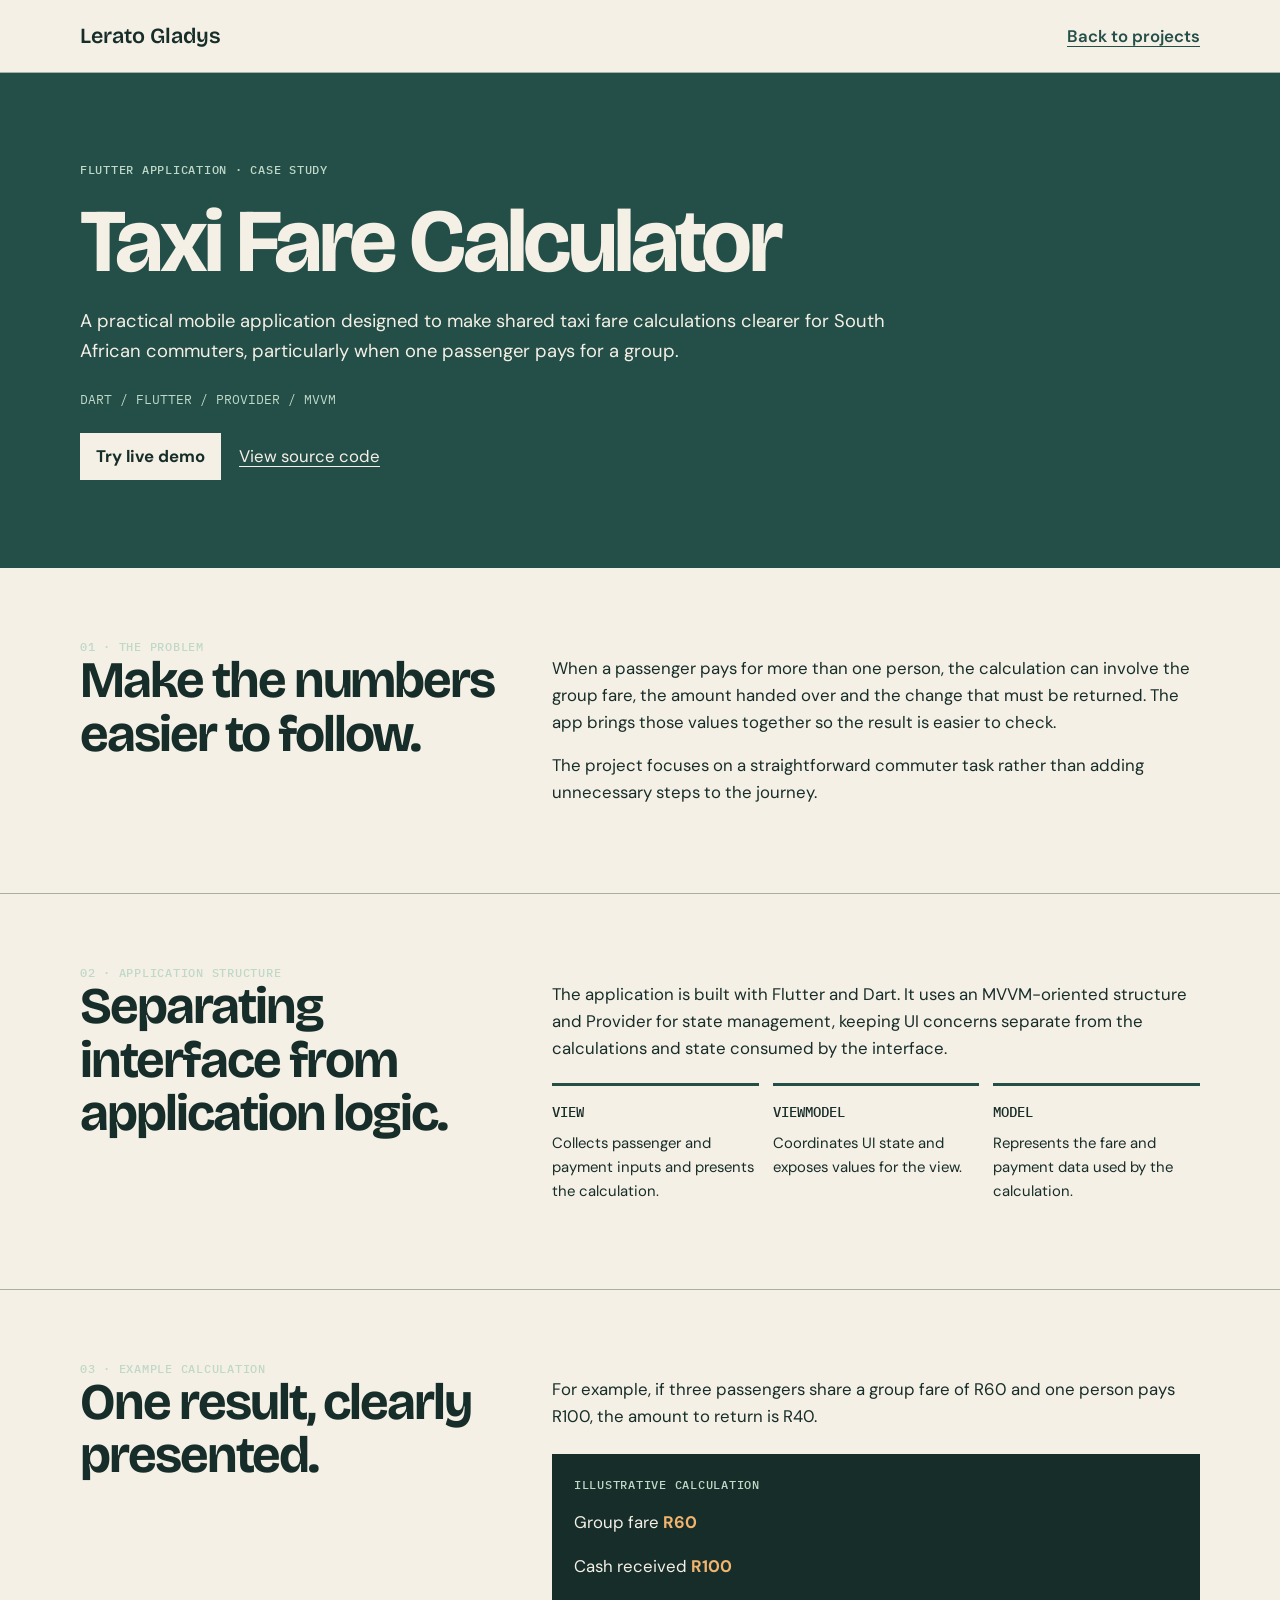
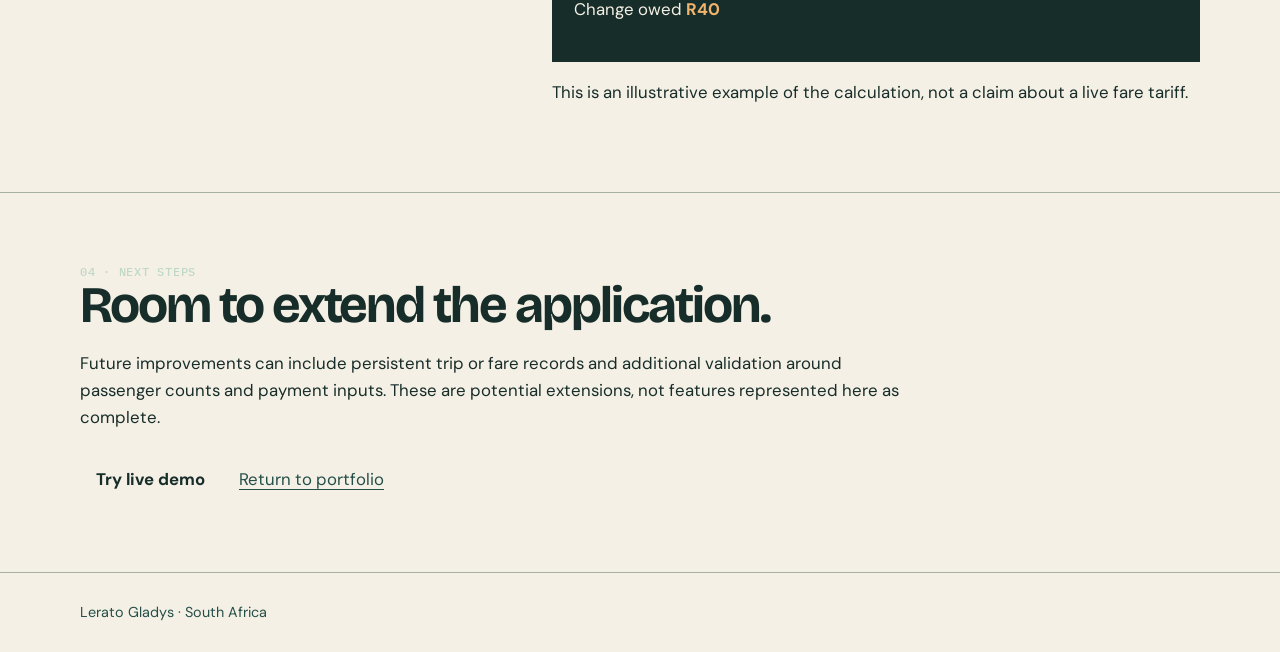
<file: Taxi-Fare-Calculator.html>
<!doctype html>
<html lang="en-ZA"><head><meta charset="utf-8"><meta name="viewport" content="width=device-width,initial-scale=1"><meta name="description" content="Case study: Taxi Fare Calculator, a Flutter app for calculating group taxi fares and change."><title>Taxi Fare Calculator | Lerato Gladys</title><link rel="preconnect" href="https://fonts.googleapis.com"><link rel="preconnect" href="https://fonts.gstatic.com" crossorigin><link href="https://fonts.googleapis.com/css2?family=Bricolage+Grotesque:wght@500;600;700&family=DM+Sans:wght@400;500;600;700&family=IBM+Plex+Mono:wght@400;500&display=swap" rel="stylesheet"><style>
:root{--ink:#172d29;--paper:#f5f0e6;--pine:#244f48;--clay:#97492f;--mist:#bfd8c7;--amber:#f1b46e;--rule:#a6b1a4}*{box-sizing:border-box}body{margin:0;background:var(--paper);color:var(--ink);font:1.05rem/1.6 "DM Sans",sans-serif}a{color:var(--pine);text-underline-offset:4px}.wrap{width:min(1120px,calc(100% - 40px));margin:auto}.top{border-bottom:1px solid var(--rule)}.nav{min-height:72px;display:flex;align-items:center;justify-content:space-between;gap:18px}.brand{font:600 1.35rem "Bricolage Grotesque";text-decoration:none;color:var(--ink)}.nav a:last-child{font-weight:600}.hero{background:var(--pine);color:var(--paper);padding:clamp(44px,7vw,88px) 0}.label{font:500 .78rem "IBM Plex Mono";letter-spacing:.06em;text-transform:uppercase;color:var(--mist)}h1,h2,h3{font-family:"Bricolage Grotesque";line-height:1.05;letter-spacing:-.04em}h1{font-size:clamp(3rem,7vw,6.5rem);max-width:15ch;margin:18px 0}h2{font-size:clamp(2rem,4vw,3.2rem);margin:0 0 16px}h3{font-size:1.5rem;margin:25px 0 8px}.hero p{max-width:64ch;font-size:1.15rem}.tags{margin-top:24px;color:var(--mist);font: .84rem "IBM Plex Mono"}.section{padding:clamp(36px,6vw,70px) 0;border-bottom:1px solid var(--rule)}.grid{display:grid;grid-template-columns:1fr 1.5fr;gap:40px}.copy{max-width:70ch}.copy p+p{margin-top:14px}.layers{display:grid;grid-template-columns:repeat(3,1fr);gap:14px;margin-top:22px}.layer{border-top:3px solid var(--pine);padding-top:12px}.layer b{font:500 .86rem "IBM Plex Mono"}.layer p{font-size:.93rem;margin-top:7px}.example{background:var(--ink);color:var(--paper);padding:22px;margin-top:24px}.example strong{color:var(--amber)}.actions{display:flex;gap:18px;align-items:center;flex-wrap:wrap;margin-top:25px}.btn{display:inline-flex;align-items:center;min-height:44px;padding:10px 16px;background:var(--paper);color:var(--ink);text-decoration:none;font-weight:700}.btn:hover{background:var(--mist)}.lightlink{color:var(--paper)}footer{padding:28px 0;color:var(--pine);font-size:.9rem}@media(max-width:700px){.grid{grid-template-columns:1fr;gap:12px}.layers{grid-template-columns:1fr}.nav{min-height:64px}}
</style></head><body>
<header class="top"><div class="wrap nav"><a class="brand" href="index.html">Lerato Gladys</a><a href="index.html#projects">Back to projects</a></div></header>
<section class="hero"><div class="wrap"><div class="label">Flutter application · Case study</div><h1>Taxi Fare Calculator</h1><p>A practical mobile application designed to make shared taxi fare calculations clearer for South African commuters, particularly when one passenger pays for a group.</p><div class="tags">DART / FLUTTER / PROVIDER / MVVM</div><div class="actions"><a class="btn" href="https://leratogladys.github.io/taxi_fare_app/" target="_blank" rel="noopener">Try live demo</a><a class="lightlink" href="https://github.com/Leratogladys/taxi_fare_app" target="_blank" rel="noopener">View source code</a></div></div></section>
<section class="section"><div class="wrap grid"><div><div class="label">01 · The problem</div><h2>Make the numbers easier to follow.</h2></div><div class="copy"><p>When a passenger pays for more than one person, the calculation can involve the group fare, the amount handed over and the change that must be returned. The app brings those values together so the result is easier to check.</p><p>The project focuses on a straightforward commuter task rather than adding unnecessary steps to the journey.</p></div></div></section>
<section class="section"><div class="wrap grid"><div><div class="label">02 · Application structure</div><h2>Separating interface from application logic.</h2></div><div class="copy"><p>The application is built with Flutter and Dart. It uses an MVVM-oriented structure and Provider for state management, keeping UI concerns separate from the calculations and state consumed by the interface.</p><div class="layers"><div class="layer"><b>VIEW</b><p>Collects passenger and payment inputs and presents the calculation.</p></div><div class="layer"><b>VIEWMODEL</b><p>Coordinates UI state and exposes values for the view.</p></div><div class="layer"><b>MODEL</b><p>Represents the fare and payment data used by the calculation.</p></div></div></div></div></section>
<section class="section"><div class="wrap grid"><div><div class="label">03 · Example calculation</div><h2>One result, clearly presented.</h2></div><div class="copy"><p>For example, if three passengers share a group fare of R60 and one person pays R100, the amount to return is R40.</p><div class="example"><div class="label">Illustrative calculation</div><p>Group fare <strong>R60</strong></p><p>Cash received <strong>R100</strong></p><p>Change owed <strong>R40</strong></p></div><p>This is an illustrative example of the calculation, not a claim about a live fare tariff.</p></div></div></section>
<section class="section"><div class="wrap"><div class="label">04 · Next steps</div><h2>Room to extend the application.</h2><div class="copy"><p>Future improvements can include persistent trip or fare records and additional validation around passenger counts and payment inputs. These are potential extensions, not features represented here as complete.</p></div><div class="actions"><a class="btn" href="https://leratogladys.github.io/taxi_fare_app/" target="_blank" rel="noopener">Try live demo</a><a href="index.html#projects">Return to portfolio</a></div></div></section>
<footer><div class="wrap">Lerato Gladys · South Africa</div></footer></body></html>
</file>
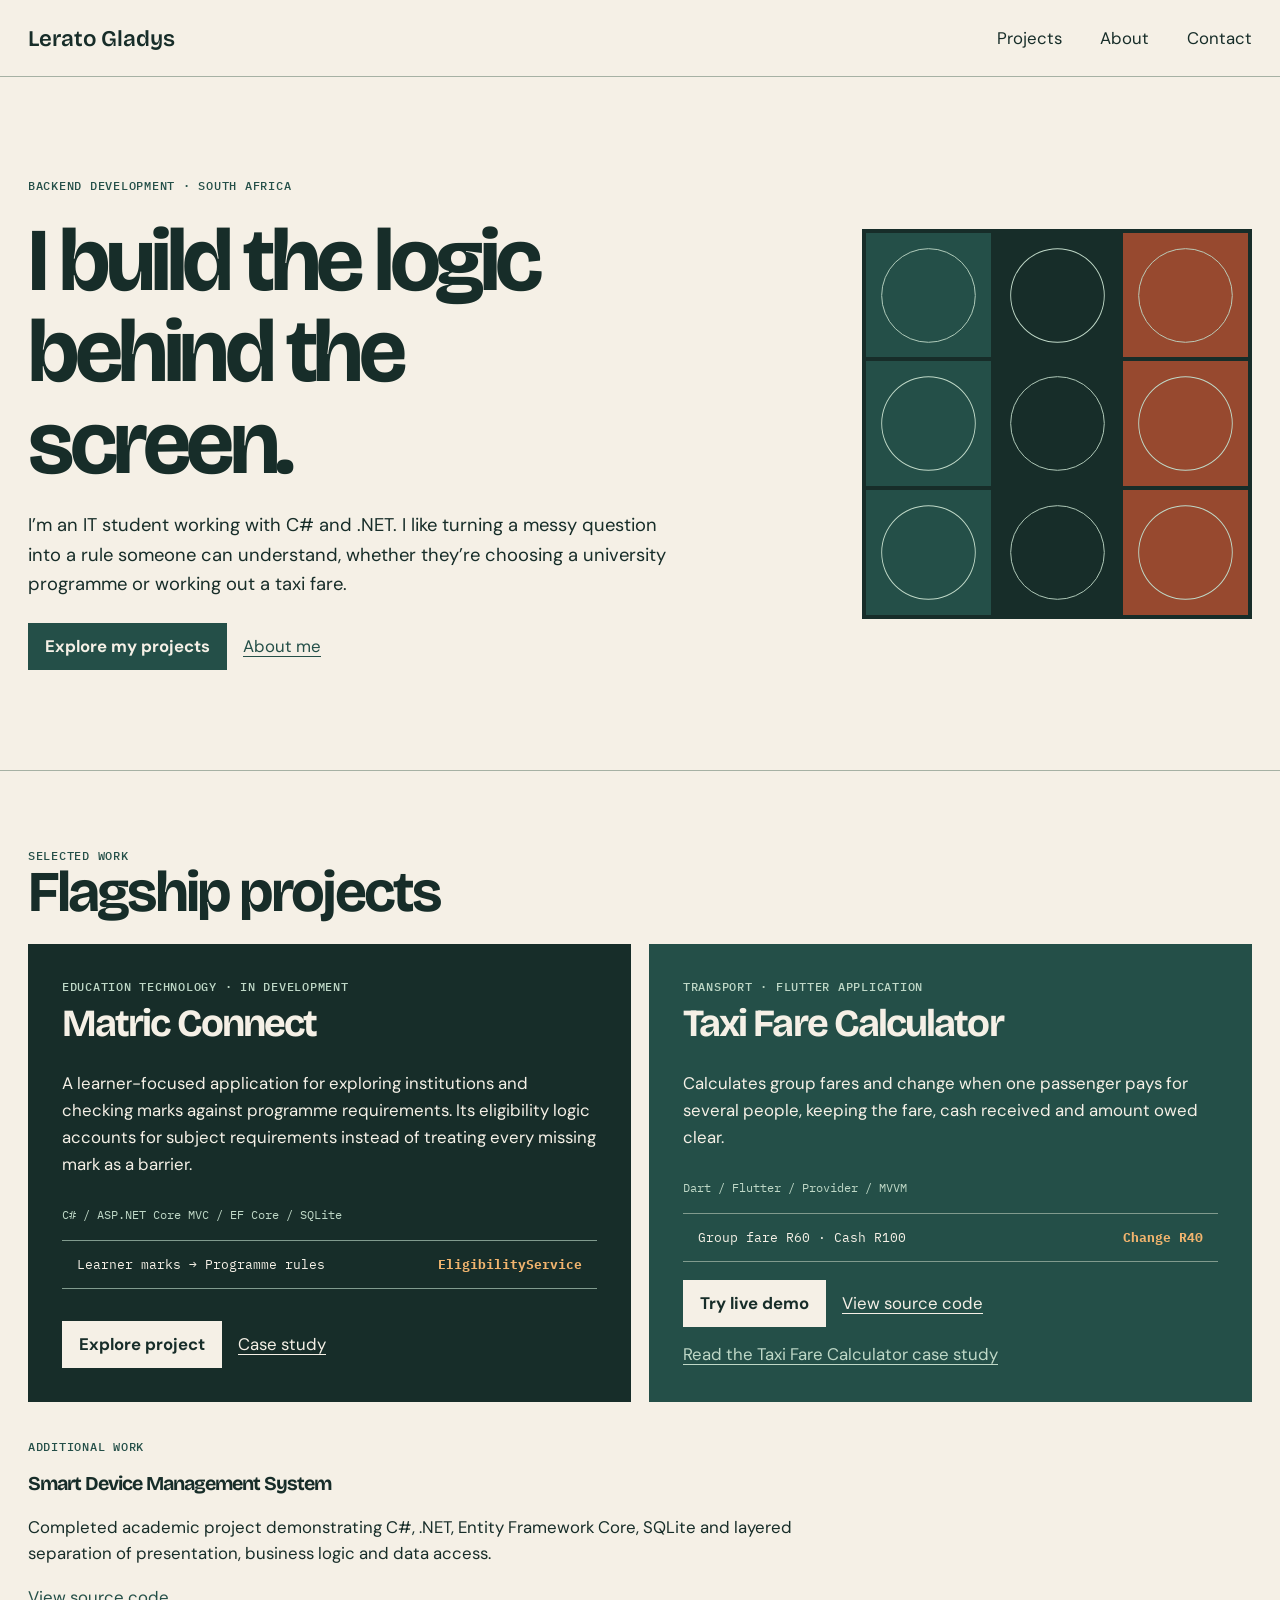
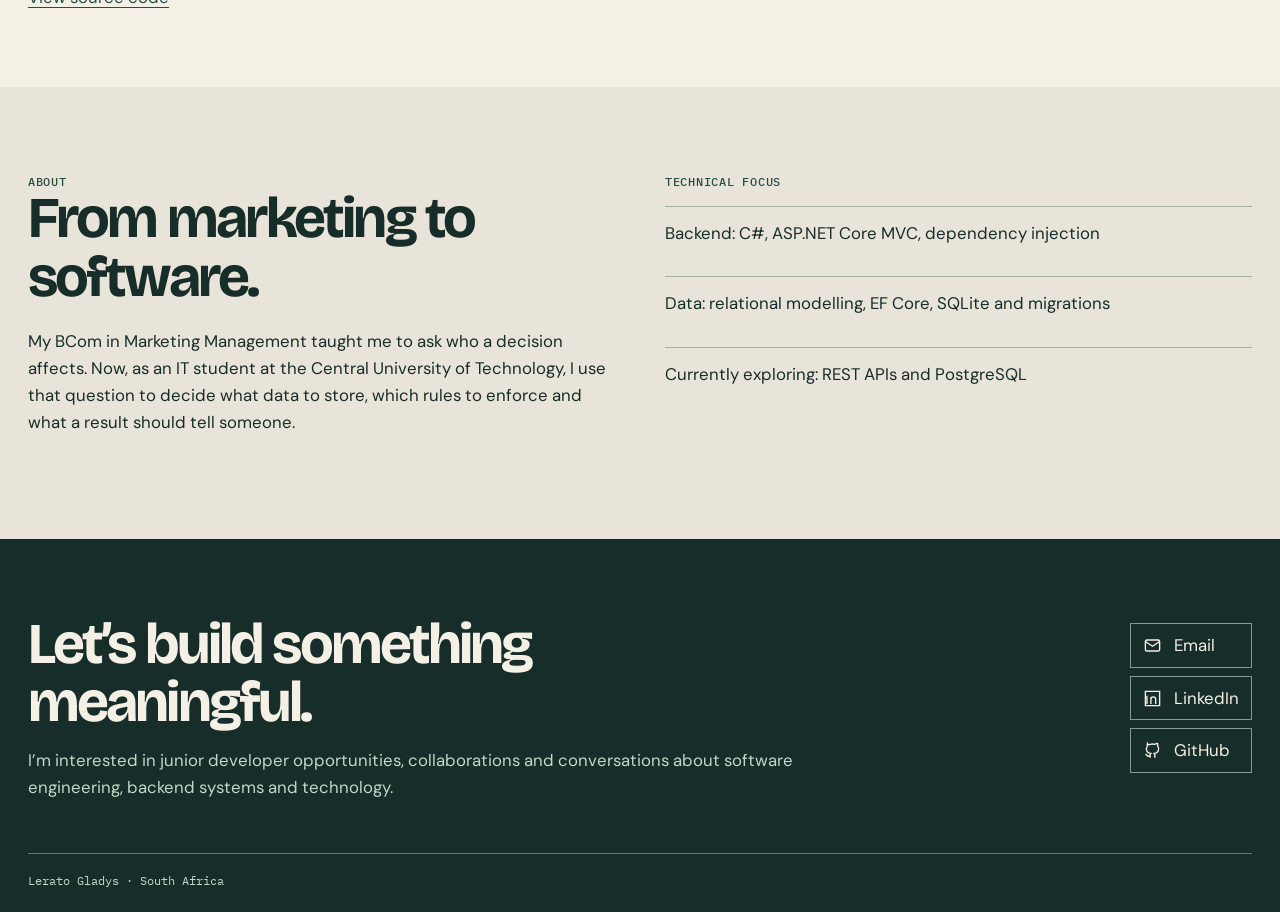
<file: recovery/index-before-restoration-2026-11-19.html>
<!doctype html><html lang="en-ZA"><head><meta charset="utf-8"><meta name="viewport" content="width=device-width,initial-scale=1"><meta name="description" content="Lerato Gladys, junior backend developer focused on C#, .NET and database-driven applications."><title>Lerato Gladys | Backend development</title><link rel="preconnect" href="https://fonts.googleapis.com"><link href="https://fonts.googleapis.com/css2?family=Bricolage+Grotesque:wght@500;600;700&family=DM+Sans:wght@400;500;600;700&family=IBM+Plex+Mono:wght@400;500&display=swap" rel="stylesheet"><style>
:root{--ink:#172d29;--paper:#f5f0e6;--pine:#244f48;--clay:#97492f;--mist:#bfd8c7;--amber:#f1b46e;--rule:#a6b1a4}*{box-sizing:border-box}html{scroll-behavior:smooth}body{margin:0;background:var(--paper);color:var(--ink);font:1.05rem/1.6 "DM Sans",sans-serif}a{color:var(--pine);text-underline-offset:4px}.wrap{width:min(1240px,calc(100% - 56px));margin:auto}.top{border-bottom:1px solid var(--rule)}.nav{min-height:76px;display:flex;align-items:center;justify-content:space-between;gap:18px}.brand{font:600 1.4rem "Bricolage Grotesque";text-decoration:none;color:var(--ink)}nav{display:flex;gap:clamp(14px,3vw,38px)}nav a{text-decoration:none;color:var(--ink)}.hero{padding:clamp(55px,8vw,100px) 0;display:grid;grid-template-columns:1.1fr .9fr;gap:55px;align-items:center}.label{font:500 .78rem "IBM Plex Mono";letter-spacing:.06em;text-transform:uppercase;color:var(--pine)}h1,h2,h3{font-family:"Bricolage Grotesque";line-height:1.02;letter-spacing:-.05em}h1{font-size:clamp(3.2rem,7vw,7rem);margin:22px 0;max-width:12ch}h2{font-size:clamp(2.3rem,4.5vw,4rem);margin:0 0 22px}.hero p{max-width:54ch;font-size:1.15rem}.art{width:min(100%,390px);justify-self:end;aspect-ratio:1;background:var(--ink);display:grid;grid-template-columns:repeat(3,1fr);gap:4px;padding:4px}.art i{display:block;background:var(--pine);position:relative;overflow:hidden}.art i:nth-child(3n){background:var(--clay)}.art i:nth-child(3n+2){background:var(--ink)}.art i:after{content:"";position:absolute;inset:8%;border:1px solid var(--mist);border-radius:50%;transform:scale(.9)}.actions{display:flex;gap:16px;align-items:center;flex-wrap:wrap;margin-top:24px}.btn{display:inline-flex;align-items:center;justify-content:center;min-height:44px;padding:10px 17px;background:var(--pine);color:var(--paper);text-decoration:none;font-weight:700}.btn:hover{background:var(--ink)}.section{padding:clamp(42px,6vw,76px) 0;border-top:1px solid var(--rule)}.flagships{display:grid;grid-template-columns:repeat(2,minmax(0,1fr));gap:18px}.flag{padding:clamp(20px,2.8vw,34px);background:var(--ink);color:var(--paper);display:flex;flex-direction:column;min-width:0}.flag.taxi{background:var(--pine)}.flag .label{color:var(--mist)}.flag h3{font-size:clamp(1.9rem,3vw,2.8rem);margin:10px 0}.flag h3 a{color:inherit;text-decoration:none}.flag p{max-width:54ch}.stack{font: .78rem "IBM Plex Mono";color:var(--mist);margin-top:12px}.preview{margin:18px 0;padding:15px;border-top:1px solid #819b8e;border-bottom:1px solid #819b8e;display:flex;justify-content:space-between;gap:12px;align-items:center;font: .8rem "IBM Plex Mono"}.preview strong{color:var(--amber)}.flag .actions{margin-top:auto}.flag .btn{background:var(--paper);color:var(--ink)}.flag .textlink{color:var(--paper)}.case-link{display:inline-block;color:var(--mist);margin-top:14px}.additional{margin-top:36px}.additional p{max-width:65ch}.about{background:#e9e4d9;padding:clamp(45px,7vw,86px) 0}.aboutgrid{display:grid;grid-template-columns:1fr 1fr;gap:50px}.about p{max-width:62ch}.skills{border-top:1px solid var(--rule);padding:13px 0}.footer{background:var(--ink);color:var(--paper);padding:clamp(42px,6vw,76px) 0 24px}.footgrid{display:grid;grid-template-columns:1fr auto;gap:35px;align-items:start}.footer h2{font-size:clamp(2.5rem,4.5vw,4.4rem);max-width:14ch;margin:0}.footer p{max-width:64ch;margin-top:15px;color:var(--mist)}.contact{width:min(290px,100%)}.contact .btn{width:100%;background:var(--mist);color:var(--ink);margin-bottom:9px}.contact a.item{display:flex;align-items:center;gap:12px;min-height:44px;padding:8px 12px;border:1px solid #819b8e;color:var(--paper);text-decoration:none;margin-top:8px}.item svg{width:19px;height:19px;fill:none;stroke:currentColor;stroke-width:1.7}.base{border-top:1px solid #607b70;margin-top:35px;padding-top:18px;font: .78rem "IBM Plex Mono";color:var(--mist)}@media(max-width:760px){.wrap{width:calc(100% - 36px)}.hero{grid-template-columns:1fr;gap:30px}.art{justify-self:start;width:min(75vw,300px)}.flagships,.aboutgrid,.footgrid{grid-template-columns:1fr}.flag{padding:22px}.contact{width:100%;max-width:360px}.nav{align-items:flex-start;padding:17px 0;flex-direction:column}.nav nav{gap:20px}}
</style></head><body><header class="top"><div class="wrap nav"><a class="brand" href="#top">Lerato Gladys</a><nav aria-label="Main navigation"><a href="#projects">Projects</a><a href="#about">About</a><a href="#contact">Contact</a></nav></div></header>
<main id="top"><section class="wrap hero"><div><div class="label">Backend development · South Africa</div><h1>I build the logic behind the screen.</h1><p>I’m an IT student working with C# and .NET. I like turning a messy question into a rule someone can understand, whether they’re choosing a university programme or working out a taxi fare.</p><div class="actions"><a class="btn" href="#projects">Explore my projects</a><a href="#about">About me</a></div></div><div class="art" role="img" aria-label="Abstract geometric turning-line motif inspired by Basotho litema"><i></i><i></i><i></i><i></i><i></i><i></i><i></i><i></i><i></i></div></section>
<section id="projects" class="section"><div class="wrap"><div class="label">Selected work</div><h2>Flagship projects</h2><div class="flagships"><article class="flag"><div class="label">Education technology · In development</div><h3><a href="Matric-Connect.html">Matric Connect</a></h3><p>A learner-focused application for exploring institutions and checking marks against programme requirements. Its eligibility logic accounts for subject requirements instead of treating every missing mark as a barrier.</p><div class="stack">C# / ASP.NET Core MVC / EF Core / SQLite</div><div class="preview"><span>Learner marks → Programme rules</span><strong>EligibilityService</strong></div><div class="actions"><a class="btn" href="Matric-Connect.html">Explore project</a><a class="textlink" href="Matric-Connect.html">Case study</a></div></article>
<article class="flag taxi"><div class="label">Transport · Flutter application</div><h3><a href="Taxi-Fare-Calculator.html">Taxi Fare Calculator</a></h3><p>Calculates group fares and change when one passenger pays for several people, keeping the fare, cash received and amount owed clear.</p><div class="stack">Dart / Flutter / Provider / MVVM</div><div class="preview"><span>Group fare R60 · Cash R100</span><strong>Change R40</strong></div><div class="actions"><a class="btn" href="https://leratogladys.github.io/taxi_fare_app/" target="_blank" rel="noopener">Try live demo</a><a class="textlink" href="https://github.com/Leratogladys/taxi_fare_app" target="_blank" rel="noopener">View source code</a></div><a class="case-link" href="Taxi-Fare-Calculator.html">Read the Taxi Fare Calculator case study</a></article></div>
<div class="additional"><div class="label">Additional work</div><h3>Smart Device Management System</h3><p>Completed academic project demonstrating C#, .NET, Entity Framework Core, SQLite and layered separation of presentation, business logic and data access.</p><a href="https://github.com/Leratogladys/PA1-SmartDeviceManager" target="_blank" rel="noopener">View source code</a></div></div></section>
<section id="about" class="about"><div class="wrap aboutgrid"><div><div class="label">About</div><h2>From marketing to software.</h2><p>My BCom in Marketing Management taught me to ask who a decision affects. Now, as an IT student at the Central University of Technology, I use that question to decide what data to store, which rules to enforce and what a result should tell someone.</p></div><div><div class="label">Technical focus</div><p class="skills">Backend: C#, ASP.NET Core MVC, dependency injection</p><p class="skills">Data: relational modelling, EF Core, SQLite and migrations</p><p class="skills">Currently exploring: REST APIs and PostgreSQL</p></div></div></section></main>
<footer id="contact" class="footer"><div class="wrap"><div class="footgrid"><div><h2>Let’s build something meaningful.</h2><p>I’m interested in junior developer opportunities, collaborations and conversations about software engineering, backend systems and technology.</p></div><div class="contact"><a class="item" href="mailto:molefelerato21@gmail.com"><svg viewBox="0 0 24 24"><rect x="3" y="5" width="18" height="14" rx="2"/><path d="m3 7 9 6 9-6"/></svg>Email</a><a class="item" href="https://www.linkedin.com/in/lerato-molefe-7403891b7/" target="_blank" rel="noopener"><svg viewBox="0 0 24 24"><path d="M5 8.5V19M5 5v.1M10 19v-6.1a3 3 0 0 1 6 0V19M10 10v9M3 3h18v18H3z"/></svg>LinkedIn</a><a class="item" href="https://github.com/Leratogladys" target="_blank" rel="noopener"><svg viewBox="0 0 24 24"><path d="M9 19c-4.2 1.3-4.2-2.1-5.9-2.5M15 21v-3.1a2.7 2.7 0 0 0-.8-2.1c2.7-.3 5.5-1.3 5.5-6A4.7 4.7 0 0 0 18.4 6.5 4.3 4.3 0 0 0 18.3 3S17.3 2.7 15 4.2a12.5 12.5 0 0 0-6 0C6.7 6 5.7 3 5.7 3a4.3 4.3 0 0 0-.1 3.5 4.7 4.7 0 0 0-1.3 3.3c0 4.7 2.8 5.7 5.5 6A2.7 2.7 0 0 0 9 18v3"/></svg>GitHub</a></div></div><div class="base">Lerato Gladys · South Africa</div></div></footer></body></html>
</file>
<file: Index.css>
/* ============================================================
   LERATO MOLEFE — PORTFOLIO
   Palette: Navy #021024 · Dark Blue #052659 · Mid #5483B3
            Light #7DA0CA · Pale #C1E8FF · Amber #F4A261
   Font: Inter
   ============================================================ */

:root {
  --navy:       #021024;
  --dark-blue:  #052659;
  --mid-blue:   #5483B3;
  --light-blue: #7DA0CA;
  --pale-blue:  #C1E8FF;
  --amber:      #FFD300;
  --font: 'Inter', -apple-system, BlinkMacSystemFont, sans-serif;
}

/* ============================================================
   RESET
   ============================================================ */
*, *::before, *::after {
  box-sizing: border-box;
  margin: 0;
  padding: 0;
}

html {
  scroll-behavior: smooth;
}

body {
  background-color: var(--navy);
  color: var(--light-blue);
  font-family: var(--font);
  font-size: 16px;
  line-height: 1.7;
  -webkit-font-smoothing: antialiased;
}

a {
  color: var(--amber);
  text-decoration: none;
  transition: opacity 0.2s;
}

a:hover {
  opacity: 0.75;
}

/* ============================================================
   LAYOUT
   ============================================================ */
.container {
  max-width: 960px;
  margin: 0 auto;
  padding: 0 24px;
}

/* ============================================================
   NAV
   ============================================================ */
nav {
  position: fixed;
  top: 0;
  left: 0;
  right: 0;
  z-index: 100;
  display: flex;
  align-items: center;
  justify-content: space-between;
  padding: 20px 48px;
  background: rgba(2, 16, 36, 0.92);
  backdrop-filter: blur(10px);
  border-bottom: 1px solid rgba(84, 131, 179, 0.15);
}

.nav-logo {
  font-weight: 700;
  font-size: 18px;
  color: var(--amber);
  letter-spacing: 0.06em;
}

.nav-links {
  list-style: none;
  display: flex;
  gap: 36px;
}

.nav-links a {
  color: var(--light-blue);
  font-size: 14px;
  font-weight: 500;
  letter-spacing: 0.03em;
  transition: color 0.2s;
}

.nav-links a:hover {
  color: var(--amber);
  opacity: 1;
}

/* ============================================================
   HERO
   ============================================================ */
#hero {
  min-height: 100vh;
  display: flex;
  align-items: center;
  padding: 120px 48px 80px;
}

.hero-content {
  max-width: 680px;
}

.hero-greeting {
  display: block;
  font-size: 14px;
  font-weight: 600;
  color: var(--amber);
  letter-spacing: 0.14em;
  text-transform: uppercase;
  margin-bottom: 14px;
}

.hero-content h1 {
  font-size: clamp(40px, 7vw, 72px);
  font-weight: 700;
  color: var(--pale-blue);
  line-height: 1.08;
  margin-bottom: 10px;
  letter-spacing: -0.02em;
}

.hero-content h2 {
  font-size: clamp(18px, 3vw, 26px);
  font-weight: 500;
  color: var(--mid-blue);
  margin-bottom: 22px;
}

.hero-content > p {
  font-size: 18px;
  color: var(--light-blue);
  max-width: 500px;
  margin-bottom: 40px;
  line-height: 1.65;
}

.hero-cta {
  display: flex;
  gap: 16px;
  flex-wrap: wrap;
}

.btn-primary {
  display: inline-block;
  padding: 13px 30px;
  background: var(--amber);
  color: var(--navy);
  font-weight: 700;
  font-size: 14px;
  letter-spacing: 0.03em;
  border-radius: 4px;
  transition: opacity 0.2s;
}

.btn-primary:hover {
  opacity: 0.85;
}

.btn-secondary {
  display: inline-block;
  padding: 13px 30px;
  background: transparent;
  color: var(--amber);
  font-weight: 700;
  font-size: 14px;
  letter-spacing: 0.03em;
  border: 1.5px solid var(--amber);
  border-radius: 4px;
  transition: background 0.2s;
}

.btn-secondary:hover {
  background: rgba(244, 162, 97, 0.08);
  opacity: 1;
}

/* ============================================================
   SECTION SHARED
   ============================================================ */
section {
  padding: 100px 48px;
}

#about,
#skills {
  background: var(--dark-blue);
}

#projects,
#contact {
  background: var(--navy);
}

.section-label {
  font-size: 12px;
  font-weight: 700;
  color: var(--amber);
  text-transform: uppercase;
  letter-spacing: 0.18em;
  margin-bottom: 36px;
  display: flex;
  align-items: center;
  gap: 14px;
}

.section-label::after {
  content: '';
  display: block;
  height: 1px;
  width: 56px;
  background: rgba(84, 131, 179, 0.5);
  flex-shrink: 0;
}

/* ============================================================
   ABOUT
   ============================================================ */
.about-content {
  max-width: 660px;
}

.about-content p {
  color: var(--light-blue);
  font-size: 17px;
  line-height: 1.75;
  margin-bottom: 18px;
}

.about-content p:last-child {
  margin-bottom: 0;
}

/* ============================================================
   SKILLS
   ============================================================ */
.skills-grid {
  display: flex;
  flex-wrap: wrap;
  gap: 10px;
  max-width: 660px;
}

.skill-badge {
  padding: 8px 18px;
  background: var(--navy);
  border: 1px solid rgba(84, 131, 179, 0.45);
  border-radius: 4px;
  color: var(--pale-blue);
  font-size: 13px;
  font-weight: 500;
  cursor: default;
  transition: border-color 0.2s, color 0.2s;
}

.skill-badge:hover {
  border-color: var(--amber);
  color: var(--amber);
}

/* ============================================================
   PROJECTS
   ============================================================ */
.projects-grid {
  display: grid;
  grid-template-columns: repeat(auto-fit, minmax(280px, 1fr));
  gap: 20px;
}

/* Signature element: amber left-border on every project card */
.project-card {
  background: var(--dark-blue);
  border: 1px solid rgba(84, 131, 179, 0.25);
  border-left: 4px solid var(--amber);
  border-radius: 4px;
  padding: 28px 26px;
  display: flex;
  flex-direction: column;
  gap: 14px;
  transition: transform 0.2s ease, box-shadow 0.2s ease;
}

.project-card:hover {
  transform: translateY(-5px);
  box-shadow: 0 12px 32px rgba(2, 16, 36, 0.5);
}

.project-header {
  display: flex;
  justify-content: space-between;
  align-items: flex-start;
  gap: 10px;
}

.project-header h4 {
  font-size: 17px;
  font-weight: 600;
  color: var(--pale-blue);
  line-height: 1.3;
}

.project-status {
  font-size: 10px;
  font-weight: 700;
  padding: 3px 10px;
  border-radius: 20px;
  background: rgba(84, 131, 179, 0.15);
  color: var(--light-blue);
  white-space: nowrap;
  text-transform: uppercase;
  letter-spacing: 0.07em;
  flex-shrink: 0;
  margin-top: 2px;
}

.project-status.live {
  background: rgba(244, 162, 97, 0.12);
  color: var(--amber);
}

.project-card p {
  font-size: 14px;
  color: var(--light-blue);
  line-height: 1.65;
  flex: 1;
}

.project-tags {
  display: flex;
  flex-wrap: wrap;
  gap: 7px;
}

.project-tags span {
  font-size: 11px;
  font-weight: 500;
  color: var(--mid-blue);
  background: rgba(84, 131, 179, 0.1);
  padding: 3px 9px;
  border-radius: 3px;
  font-family: 'Courier New', 'Courier', monospace;
  letter-spacing: 0.03em;
}

.project-links {
  display: flex;
  gap: 18px;
  padding-top: 4px;
}

.project-links a {
  font-size: 13px;
  font-weight: 600;
  color: var(--amber);
  letter-spacing: 0.04em;
}

.project-links a:hover {
  opacity: 0.75;
}

/* ============================================================
   CONTACT
   ============================================================ */
#contact .container > p {
  font-size: 17px;
  color: var(--light-blue);
  max-width: 500px;
  margin-bottom: 36px;
  line-height: 1.7;
}

.contact-links {
  display: flex;
  gap: 36px;
  flex-wrap: wrap;
}

.contact-links a {
  font-size: 14px;
  font-weight: 600;
  color: var(--amber);
  text-transform: uppercase;
  letter-spacing: 0.12em;
  padding-bottom: 4px;
  border-bottom: 1.5px solid transparent;
  transition: border-color 0.2s;
}

.contact-links a:hover {
  border-bottom-color: var(--amber);
  opacity: 1;
}

/* ============================================================
   FOOTER
   ============================================================ */
footer {
  text-align: center;
  padding: 28px 24px;
  font-size: 13px;
  color: var(--mid-blue);
  border-top: 1px solid rgba(84, 131, 179, 0.15);
}

/* ============================================================
   RESPONSIVE — TABLET
   ============================================================ */
@media (max-width: 768px) {
  nav {
    padding: 16px 24px;
  }

  .nav-links {
    gap: 22px;
  }

  #hero {
    padding: 110px 24px 72px;
    min-height: 100svh;
  }

  section {
    padding: 80px 24px;
  }

  .projects-grid {
    grid-template-columns: 1fr;
  }
}

/* ============================================================
   RESPONSIVE — MOBILE
   ============================================================ */
@media (max-width: 480px) {
  .nav-links {
    gap: 16px;
  }

  .nav-links a {
    font-size: 13px;
  }

  .hero-cta {
    flex-direction: column;
  }

  .btn-primary,
  .btn-secondary {
    text-align: center;
    width: 100%;
  }

  .contact-links {
    flex-direction: column;
    gap: 18px;
  }
}

/* ============================================================
   REDUCED MOTION
   ============================================================ */
@media (prefers-reduced-motion: reduce) {
  html {
    scroll-behavior: auto;
  }

  .project-card,
  .skill-badge,
  .nav-links a,
  a {
    transition: none;
  }
}
</file>
